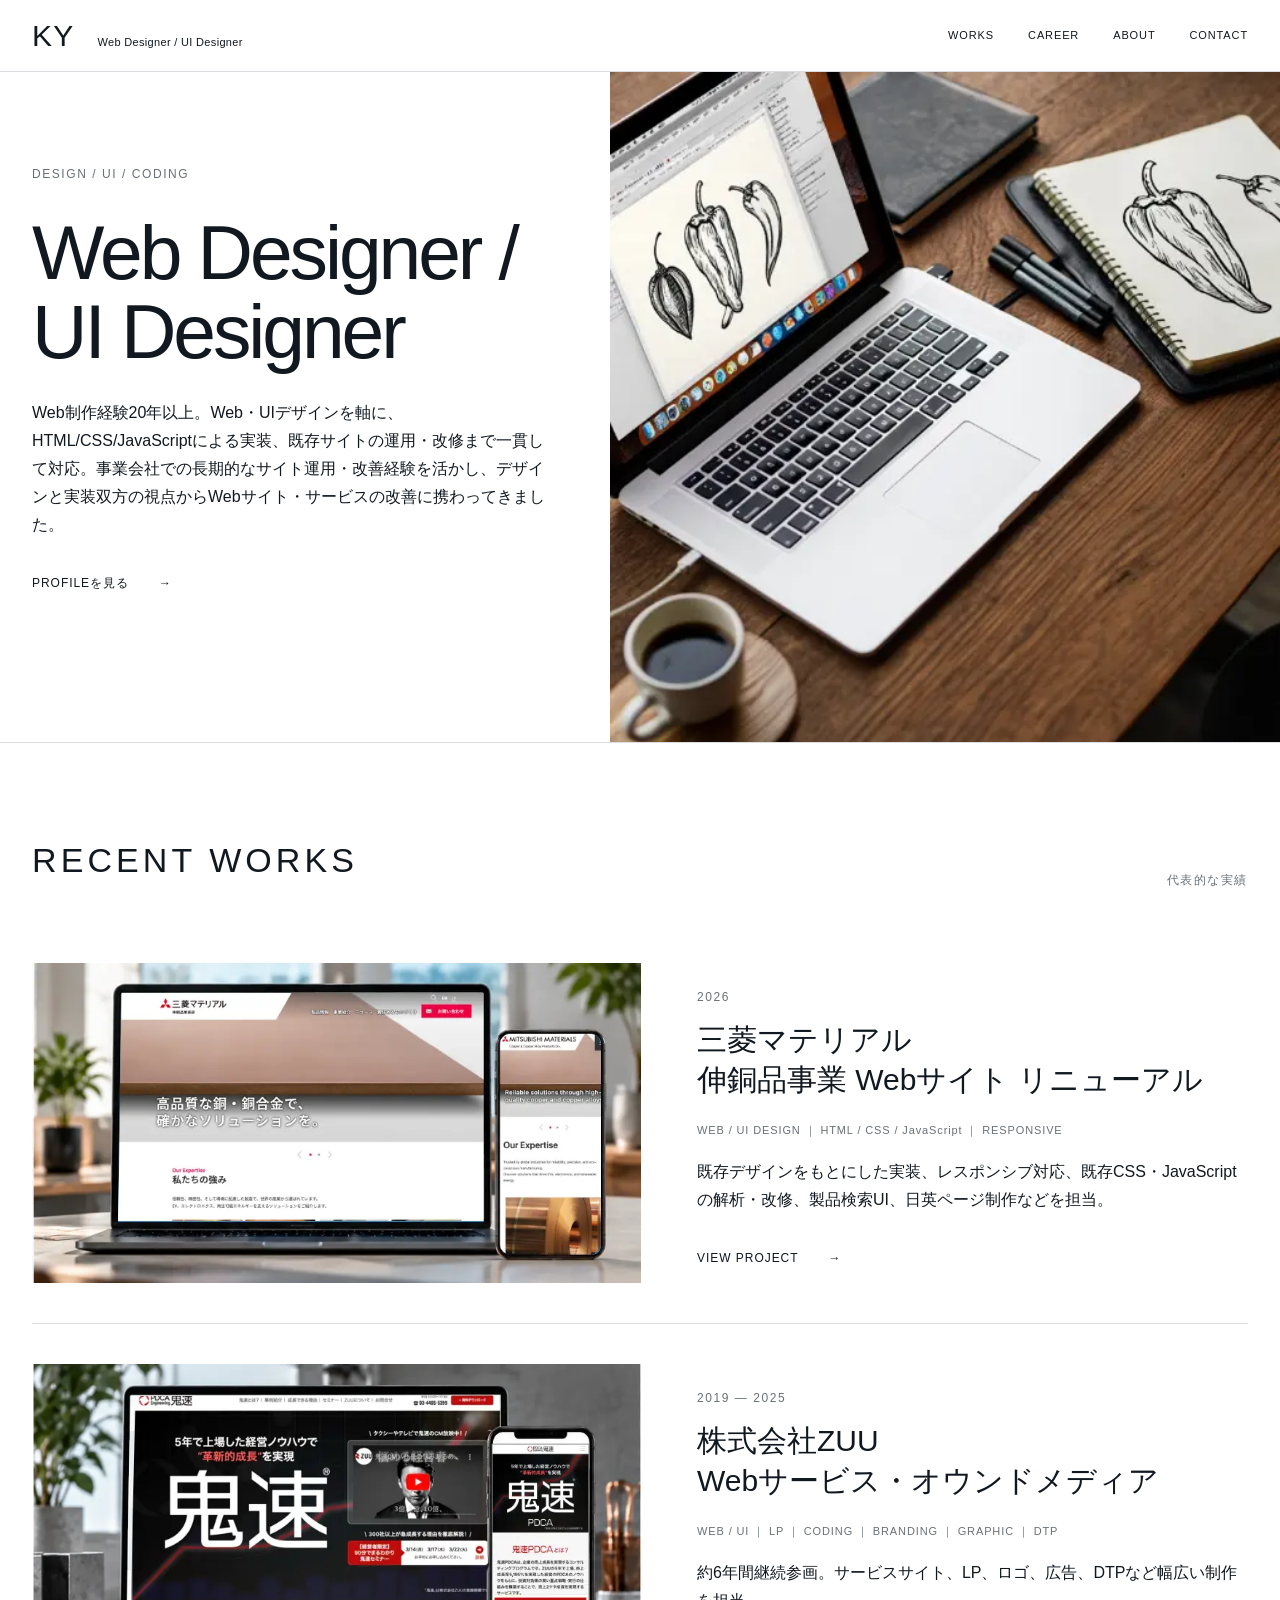
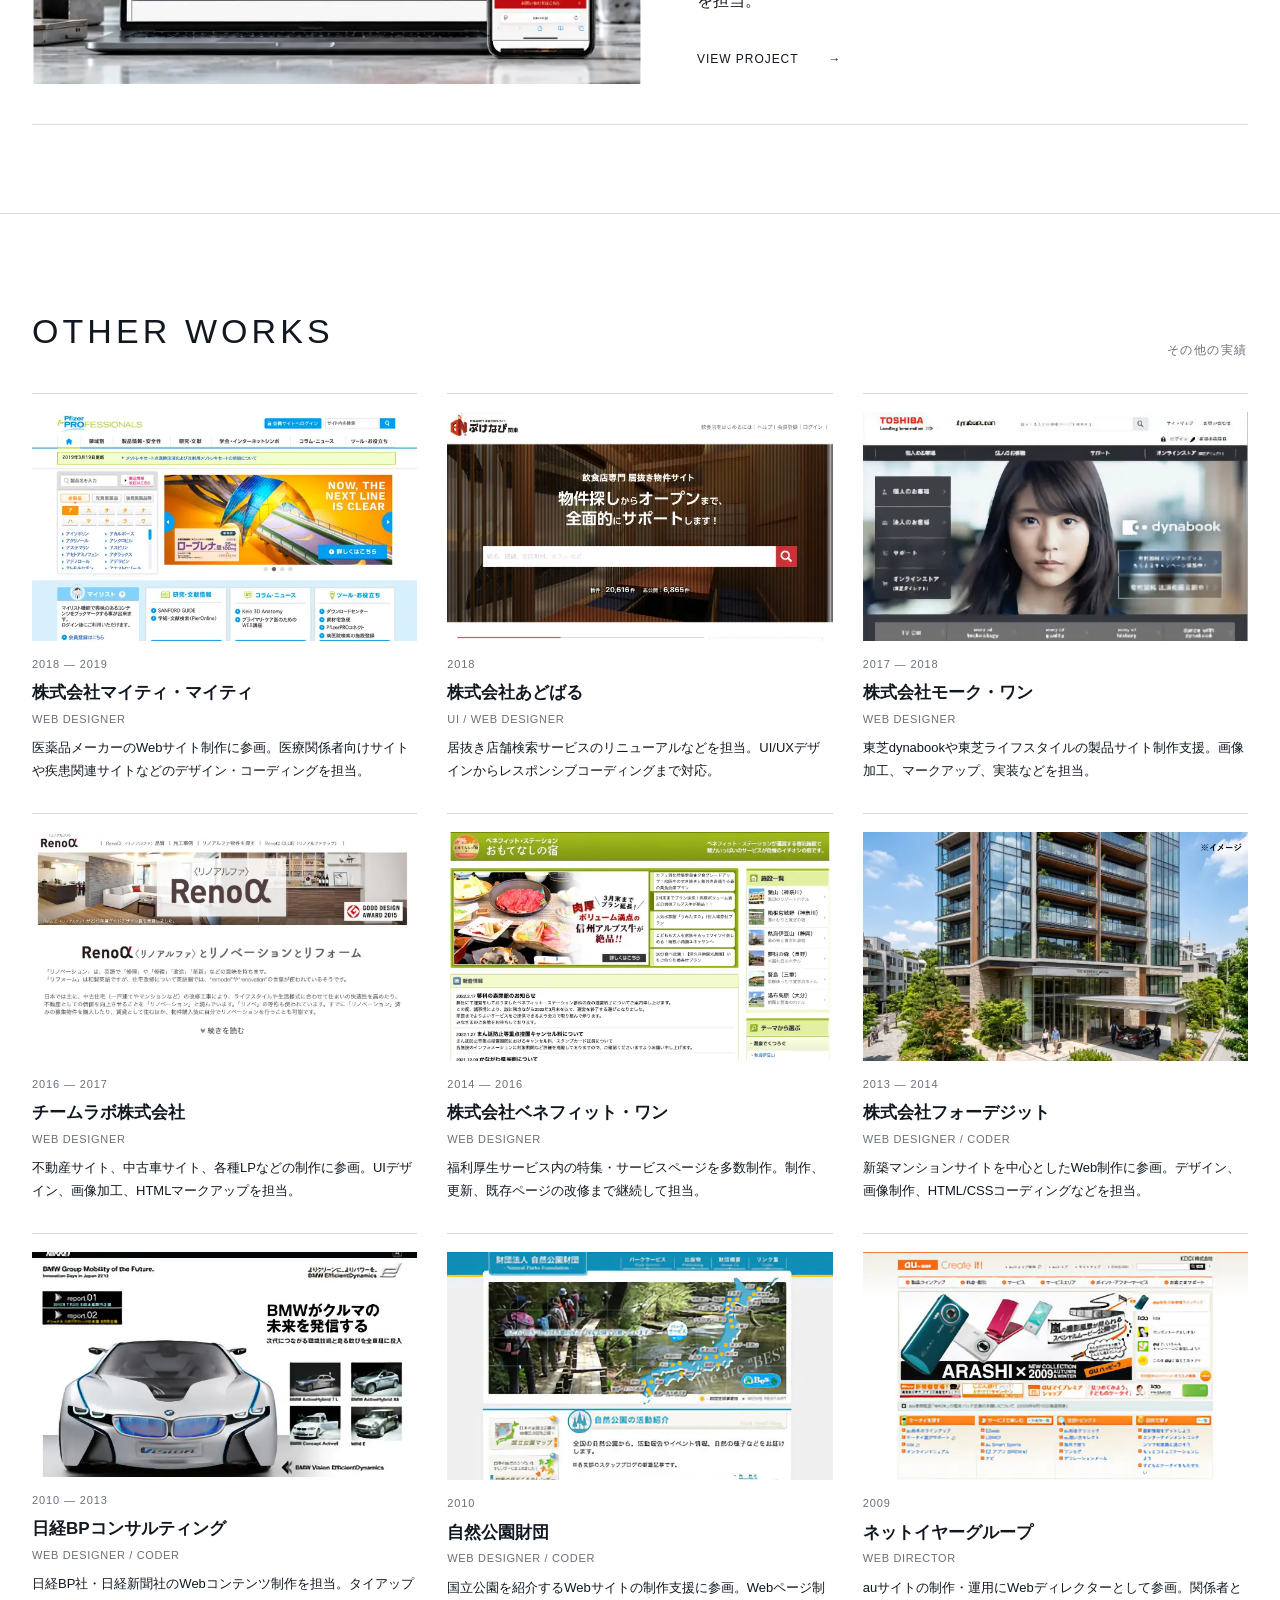
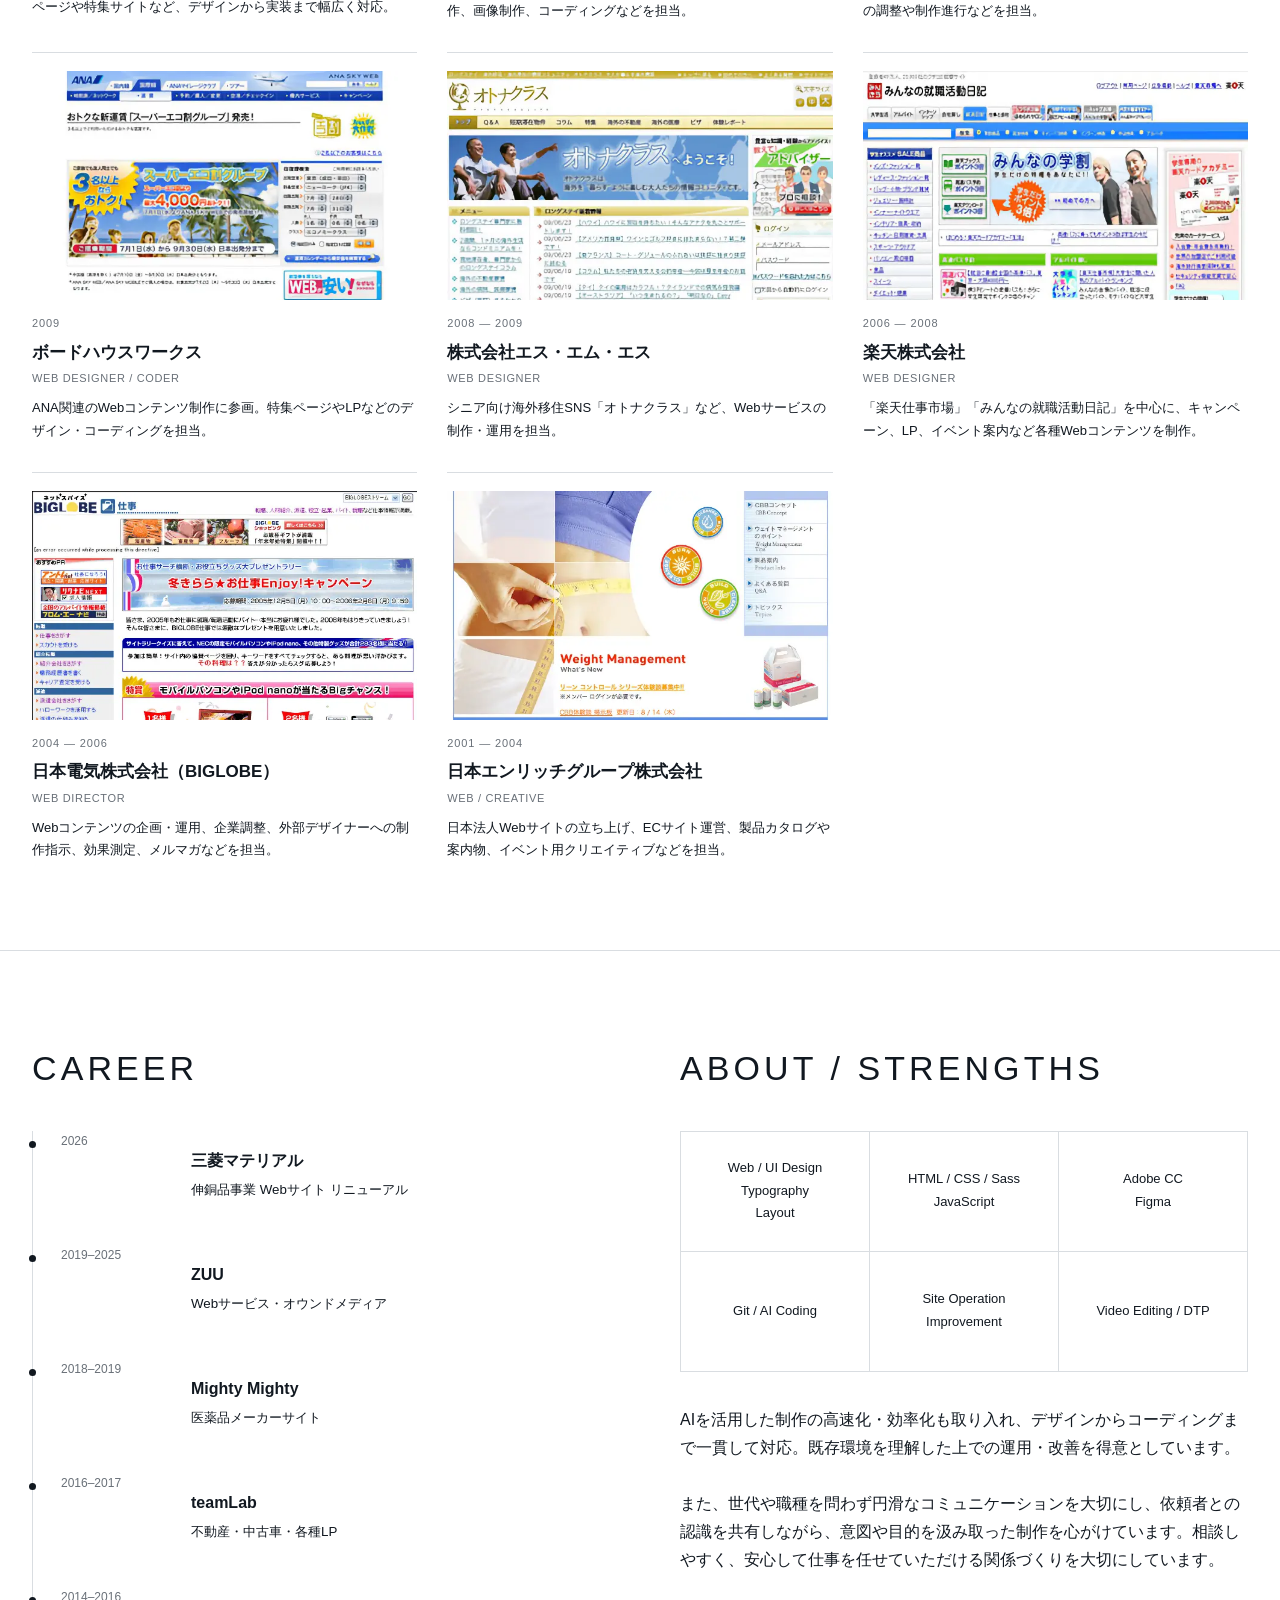
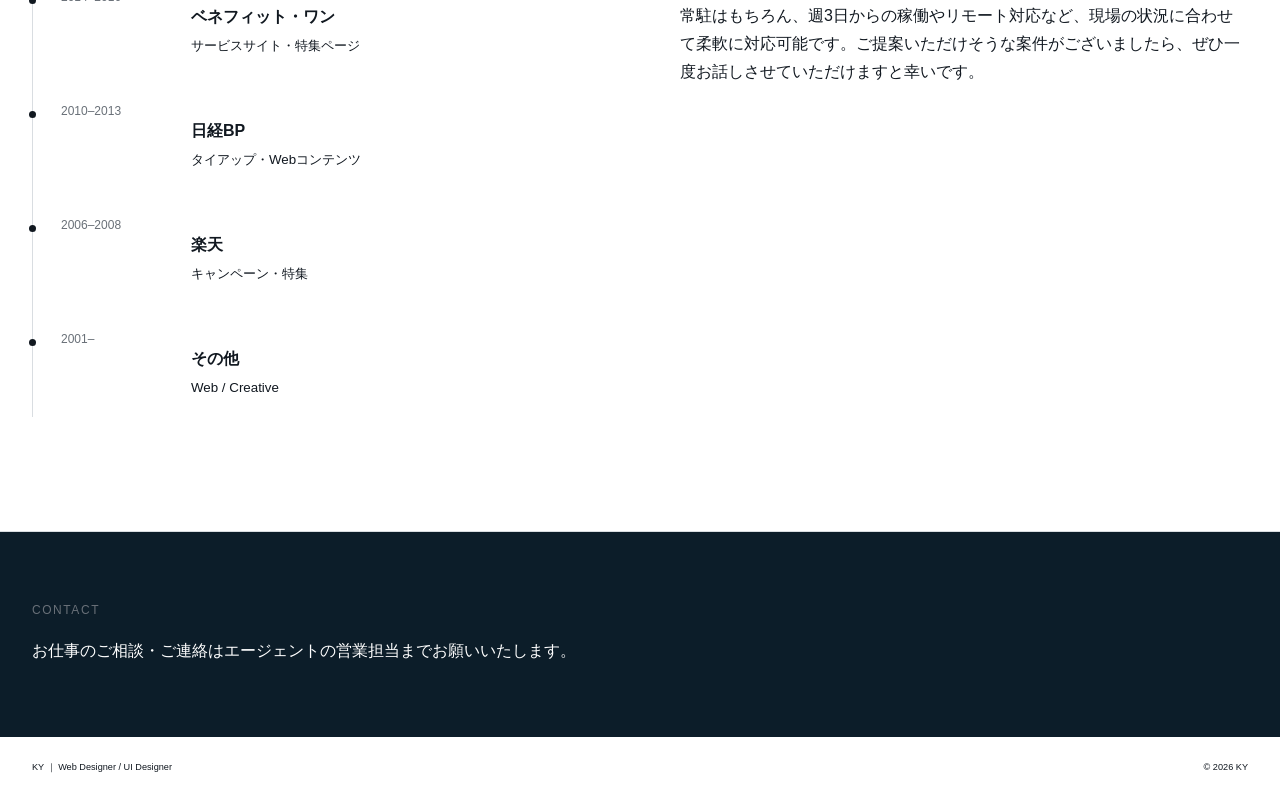
<file: index.html>
<!doctype html>
<html lang="ja">
<head>
<meta charset="utf-8">
<meta name="viewport" content="width=device-width,initial-scale=1">
<meta name="robots" content="noindex,nofollow,noarchive">
<title>KY | Web Designer / UI Designer</title>
<link rel="stylesheet" href="assets/css/style.css">
<!-- Google Tag Manager -->
<script>(function(w,d,s,l,i){w[l]=w[l]||[];w[l].push({'gtm.start':
new Date().getTime(),event:'gtm.js'});var f=d.getElementsByTagName(s)[0],
j=d.createElement(s),dl=l!='dataLayer'?'&l='+l:'';j.async=true;j.src=
'https://www.googletagmanager.com/gtm.js?id='+i+dl;f.parentNode.insertBefore(j,f);
})(window,document,'script','dataLayer','GTM-W3QR4MW8');</script>
<!-- End Google Tag Manager -->
</head>
<body>
<!-- Google Tag Manager (noscript) -->
<noscript><iframe src="https://www.googletagmanager.com/ns.html?id=GTM-W3QR4MW8"
height="0" width="0" style="display:none;visibility:hidden"></iframe></noscript>
<!-- End Google Tag Manager (noscript) -->
<header class="site-header">
  <div class="container header-inner">
    <a class="brand" href="index.html">KY <small>Web Designer / UI Designer</small></a>
    <nav class="nav" aria-label="メインナビゲーション">
      <a href="index.html#works">WORKS</a>
      <a href="index.html#career">CAREER</a>
      <a href="index.html#about">ABOUT</a>
      <a href="index.html#contact">CONTACT</a>
    </nav>
  </div>
</header>
<main>
<section class="hero">
  <header class="hero-copy">
    <p class="eyebrow">Design / UI / Coding</p>
    <h1>Web Designer /<br>UI Designer</h1>
    <p>Web制作経験20年以上。Web・UIデザインを軸に、HTML/CSS/JavaScriptによる実装、既存サイトの運用・改修まで一貫して対応。事業会社での長期的なサイト運用・改善経験を活かし、デザインと実装双方の視点からWebサイト・サービスの改善に携わってきました。</p>
    <a class="text-link" href="#about">PROFILEを見る <span>→</span></a>
  </header>
  <figure class="hero-media"><img src="assets/images/top.webp" alt=""></figure>
  
</section>

<section class="section" id="works">
  <div class="container">
    <header class="section-head"><h2 class="section-title">RECENT WORKS</h2><span class="kicker">代表的な実績</span></header>
    <ul class="work-list">
      <li>
        <article class="work-row">
          <figure><a href="works/mitsubishi.html"><img src="assets/images/top_pic01.webp" alt=""></a></figure>
          <div class="work-copy">
            <p class="kicker">2026</p>
            <h3>三菱マテリアル<br>伸銅品事業 Webサイト リニューアル</h3>
            <p class="tags">WEB / UI DESIGN ｜ HTML / CSS / JavaScript ｜ RESPONSIVE</p>
            <p>既存デザインをもとにした実装、レスポンシブ対応、既存CSS・JavaScriptの解析・改修、製品検索UI、日英ページ制作などを担当。</p>
            <a class="text-link" href="works/mitsubishi.html">VIEW PROJECT <span>→</span></a>
          </div>
        </article>
      </li>
      <li>
        <article class="work-row">
          <figure><a href="works/zuu.html"><img src="assets/images/top_pic02.webp" alt=""></a></figure>
          <div class="work-copy">
            <p class="kicker">2019 — 2025</p>
            <h3>株式会社ZUU<br>Webサービス・オウンドメディア</h3>
            <p class="tags">WEB / UI ｜ LP ｜ CODING ｜ BRANDING ｜ GRAPHIC ｜ DTP</p>
            <p>約6年間継続参画。サービスサイト、LP、ロゴ、広告、DTPなど幅広い制作を担当。</p>
            <a class="text-link" href="works/zuu.html">VIEW PROJECT <span>→</span></a>
          </div>
        </article>
      </li>
    </ul>
  </div>
</section>

<section class="section career-archive">
  <div class="container">
    <header class="section-head"><h2 class="section-title">OTHER WORKS</h2><span class="kicker">その他の実績</span></header>
    <ul class="other-list">
      <li>
        <article class="other-card">
            <figure><img src="assets/images/top_work03.webp" alt=""></figure>
            <time>2018 — 2019</time>
            <h3>株式会社マイティ・マイティ</h3>
            <p class="career-card__role">Web Designer</p>
            <p class="career-card__description">医薬品メーカーのWebサイト制作に参画。医療関係者向けサイトや疾患関連サイトなどのデザイン・コーディングを担当。</p>
        </article>
      </li>
      <li>
        <article class="other-card">
            <figure><img src="assets/images/top_work04.webp" alt=""></figure>
            <time>2018</time>
            <h3>株式会社あどばる</h3>
            <p class="career-card__role">UI / Web Designer</p>
            <p class="career-card__description">居抜き店舗検索サービスのリニューアルなどを担当。UI/UXデザインからレスポンシブコーディングまで対応。</p>
        </article>
      </li>
      <li>
        <article class="other-card">
            <figure><img src="assets/images/top_work05.webp" alt=""></figure>
            <time>2017 — 2018</time>
            <h3>株式会社モーク・ワン</h3>
            <p class="career-card__role">Web Designer</p>
            <p class="career-card__description">東芝dynabookや東芝ライフスタイルの製品サイト制作支援。画像加工、マークアップ、実装などを担当。</p>
        </article>
      </li>
      <li>
        <article class="other-card">
            <figure><img src="assets/images/top_work06.webp" alt=""></figure>
            <time>2016 — 2017</time>
            <h3>チームラボ株式会社</h3>
            <p class="career-card__role">Web Designer</p>
            <p class="career-card__description">不動産サイト、中古車サイト、各種LPなどの制作に参画。UIデザイン、画像加工、HTMLマークアップを担当。</p>
            <!--<span class="career-card__link">VIEW PROJECT →</span>-->
        </article>
      </li>
      <li>
        <article class="other-card">
            <figure><img src="assets/images/top_work07.webp" alt=""></figure>
            <time>2014 — 2016</time>
            <h3>株式会社ベネフィット・ワン</h3>
            <p class="career-card__role">Web Designer</p>
            <p class="career-card__description">福利厚生サービス内の特集・サービスページを多数制作。制作、更新、既存ページの改修まで継続して担当。</p>
        </article>
      </li>
      <li>
        <article class="other-card career-card--static">
          <figure><img src="assets/images/top_work08.webp" alt=""></figure>
          <time>2013 — 2014</time>
          <h3>株式会社フォーデジット</h3>
          <p class="career-card__role">Web Designer / Coder</p>
          <p class="career-card__description">新築マンションサイトを中心としたWeb制作に参画。デザイン、画像制作、HTML/CSSコーディングなどを担当。</p>
        </article>
      </li>
      <li>
        <article class="other-card career-card--static">
          <figure><img src="assets/images/top_work09.webp" alt=""></figure>
          <time>2010 — 2013</time>
          <h3>日経BPコンサルティング</h3>
          <p class="career-card__role">Web Designer / Coder</p>
          <p class="career-card__description">日経BP社・日経新聞社のWebコンテンツ制作を担当。タイアップページや特集サイトなど、デザインから実装まで幅広く対応。</p>
        </article>
      </li>
      <li>
        <article class="other-card career-card--static">
          <figure><img src="assets/images/top_work10.webp" alt=""></figure>
          <time>2010</time>
          <h3>自然公園財団</h3>
          <p class="career-card__role">Web Designer / Coder</p>
          <p class="career-card__description">国立公園を紹介するWebサイトの制作支援に参画。Webページ制作、画像制作、コーディングなどを担当。</p>
        </article>
      </li>
      <li>
        <article class="other-card career-card--static">
          <figure><img src="assets/images/top_work11.webp" alt=""></figure>
          <time>2009</time>
          <h3>ネットイヤーグループ</h3>
          <p class="career-card__role">Web Director</p>
          <p class="career-card__description">auサイトの制作・運用にWebディレクターとして参画。関係者との調整や制作進行などを担当。</p>
        </article>
      </li>
      <li>
        <article class="other-card career-card--static">
          <figure><img src="assets/images/top_work12.webp" alt=""></figure>
          <time>2009</time>
          <h3>ボードハウスワークス</h3>
          <p class="career-card__role">Web Designer / Coder</p>
          <p class="career-card__description">ANA関連のWebコンテンツ制作に参画。特集ページやLPなどのデザイン・コーディングを担当。</p>
        </article>
      </li>
      <li>
        <article class="other-card career-card--static">
          <figure><img src="assets/images/top_work13.webp" alt=""></figure>
          <time>2008 — 2009</time>
          <h3>株式会社エス・エム・エス</h3>
          <p class="career-card__role">Web Designer</p>
          <p class="career-card__description">シニア向け海外移住SNS「オトナクラス」など、Webサービスの制作・運用を担当。</p>
        </article>
      </li>
      <li>
        <article class="other-card career-card--static">
          <figure><img src="assets/images/top_work14.webp" alt=""></figure>
          <time>2006 — 2008</time>
          <h3>楽天株式会社</h3>
          <p class="career-card__role">Web Designer</p>
          <p class="career-card__description">「楽天仕事市場」「みんなの就職活動日記」を中心に、キャンペーン、LP、イベント案内など各種Webコンテンツを制作。</p>
        </article>
      </li>
      <li>
        <article class="other-card career-card--static">
          <figure><img src="assets/images/top_work15.webp" alt=""></figure>
          <time>2004 — 2006</time>
          <h3>日本電気株式会社（BIGLOBE）</h3>
          <p class="career-card__role">Web Director</p>
          <p class="career-card__description">Webコンテンツの企画・運用、企業調整、外部デザイナーへの制作指示、効果測定、メルマガなどを担当。</p>
        </article>
      </li>
      <li>
        <article class="other-card career-card--static">
          <figure><img src="assets/images/top_work16.webp" alt=""></figure>
          <time>2001 — 2004</time>
          <h3>日本エンリッチグループ株式会社</h3>
          <p class="career-card__role">Web / Creative</p>
          <p class="career-card__description">日本法人Webサイトの立ち上げ、ECサイト運営、製品カタログや案内物、イベント用クリエイティブなどを担当。</p>
        </article>
      </li>
    </ul>
  </div>
</section>

<section class="section">
  <div class="container two-col">
    <section id="career">
      <header class="section-head"><h2 class="section-title">CAREER</h2></header>
      <ol class="timeline">
        <li><time>2026</time><p><strong>三菱マテリアル</strong><br><small>伸銅品事業 Webサイト リニューアル</small></p></li>
        <li><time>2019–2025</time><p><strong>ZUU</strong><br><small>Webサービス・オウンドメディア</small></p></li>
        <li><time>2018–2019</time><p><strong>Mighty Mighty</strong><br><small>医薬品メーカーサイト</small></p></li>
        <li><time>2016–2017</time><p><strong>teamLab</strong><br><small>不動産・中古車・各種LP</small></p></li>
        <li><time>2014–2016</time><p><strong>ベネフィット・ワン</strong><br><small>サービスサイト・特集ページ</small></p></li>
        <li><time>2010–2013</time><p><strong>日経BP</strong><br><small>タイアップ・Webコンテンツ</small></p></li>
        <li><time>2006–2008</time><p><strong>楽天</strong><br><small>キャンペーン・特集</small></p></li>
        <li><time>2001–</time><p><strong>その他</strong><br><small>Web / Creative</small></p></li>
      </ol>
    </section>

    <section id="about">
      <header class="section-head"><h2 class="section-title">ABOUT / STRENGTHS</h2></header>
      <ul class="skill-list">
        <li>Web / UI Design<br>Typography<br>Layout</li><li>HTML / CSS / Sass<br>JavaScript</li><li>Adobe CC<br>Figma</li>
        <li>Git / AI Coding</li><li>Site Operation<br>Improvement</li><li>Video Editing / DTP</li>
      </ul>
      <p style="margin-top:34px">AIを活用した制作の高速化・効率化も取り入れ、デザインからコーディングまで一貫して対応。既存環境を理解した上での運用・改善を得意としています。<br><br>

また、世代や職種を問わず円滑なコミュニケーションを大切にし、依頼者との認識を共有しながら、意図や目的を汲み取った制作を心がけています。相談しやすく、安心して仕事を任せていただける関係づくりを大切にしています。<br><br>

常駐はもちろん、週3日からの稼働やリモート対応など、現場の状況に合わせて柔軟に対応可能です。ご提案いただけそうな案件がございましたら、ぜひ一度お話しさせていただけますと幸いです。</p>
    </section>
  </div>
</section>
</main>
<section class="contact" id="contact">
  <div class="container contact-inner">
    <header>
      <p class="kicker">CONTACT</p>
      <p>お仕事のご相談・ご連絡はエージェントの営業担当までお願いいたします。</p>
    </header>
  </div>
</section>
<footer class="site-footer">
  <div class="container footer-inner">
    <small>KY ｜ Web Designer / UI Designer</small>
    <small>© 2026 KY</small>
  </div>
</footer>
<script src="assets/js/main.js"></script>
</body></html>
</file>
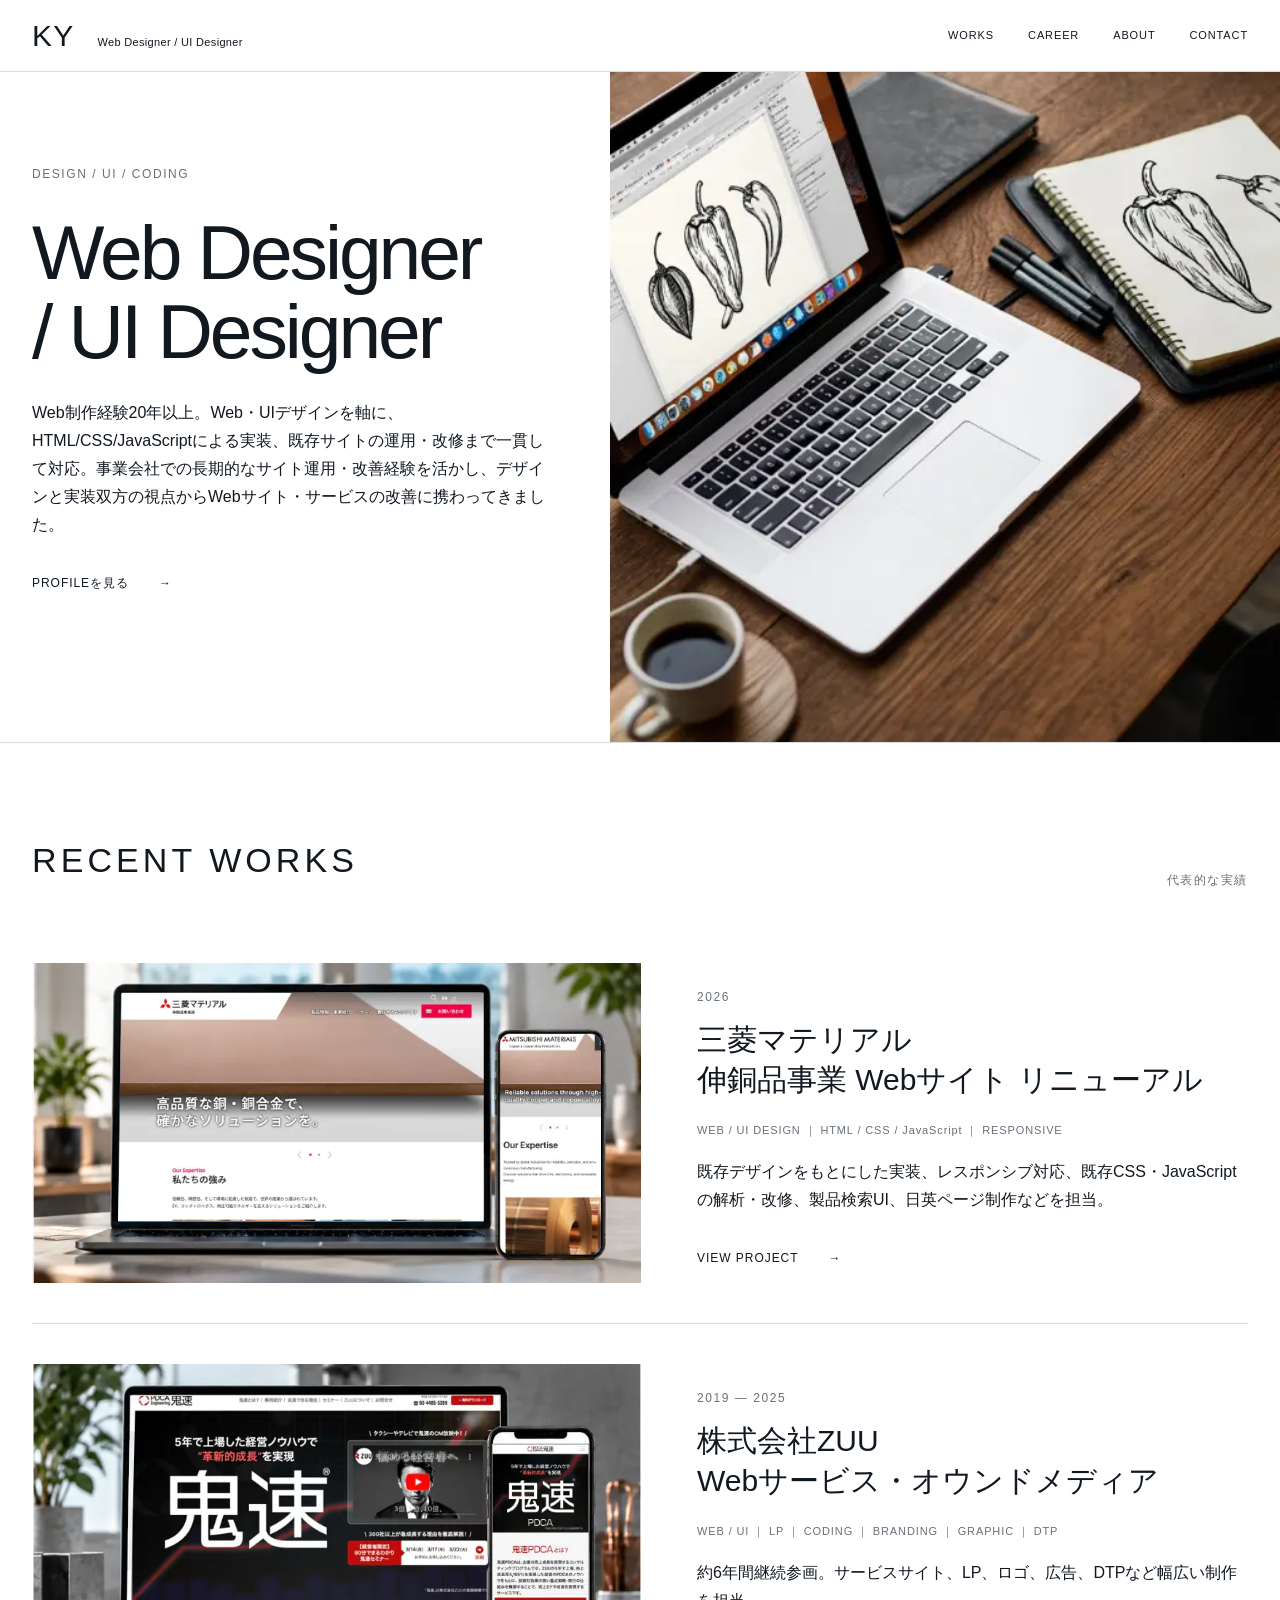
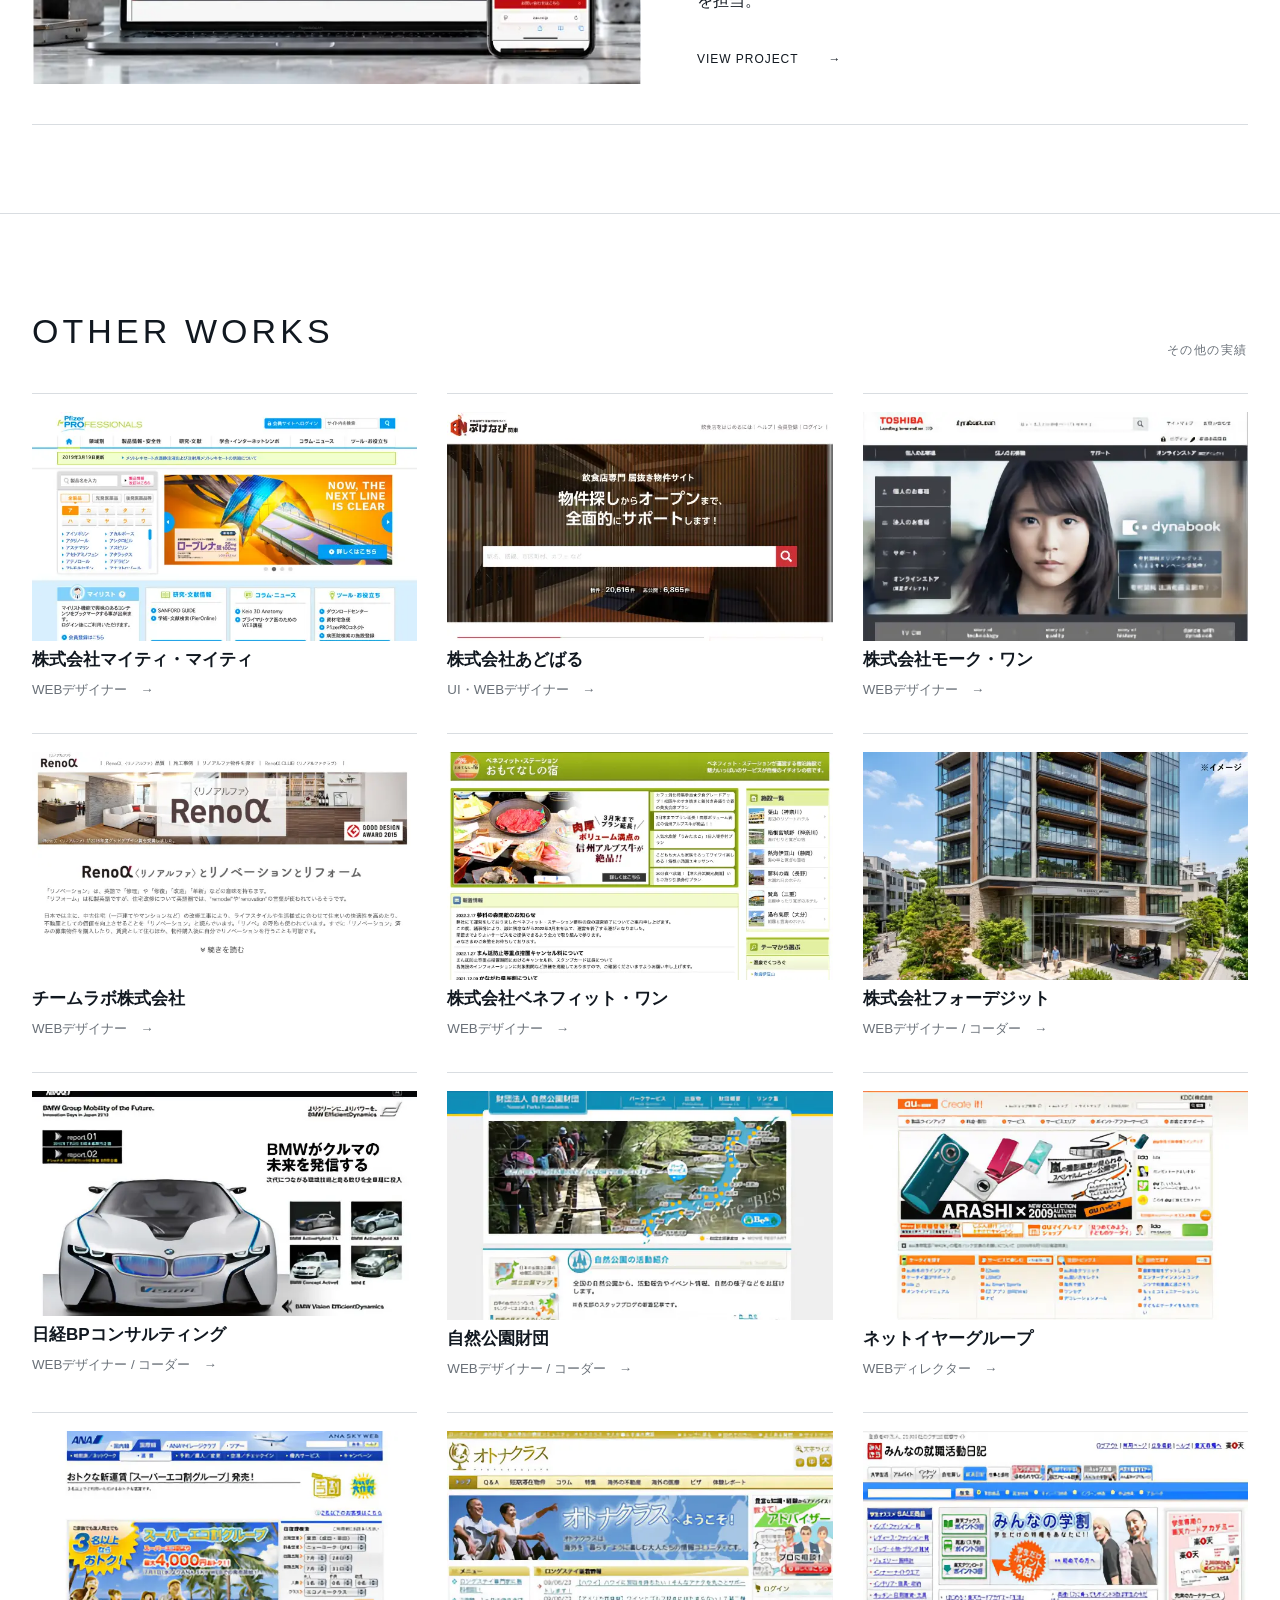
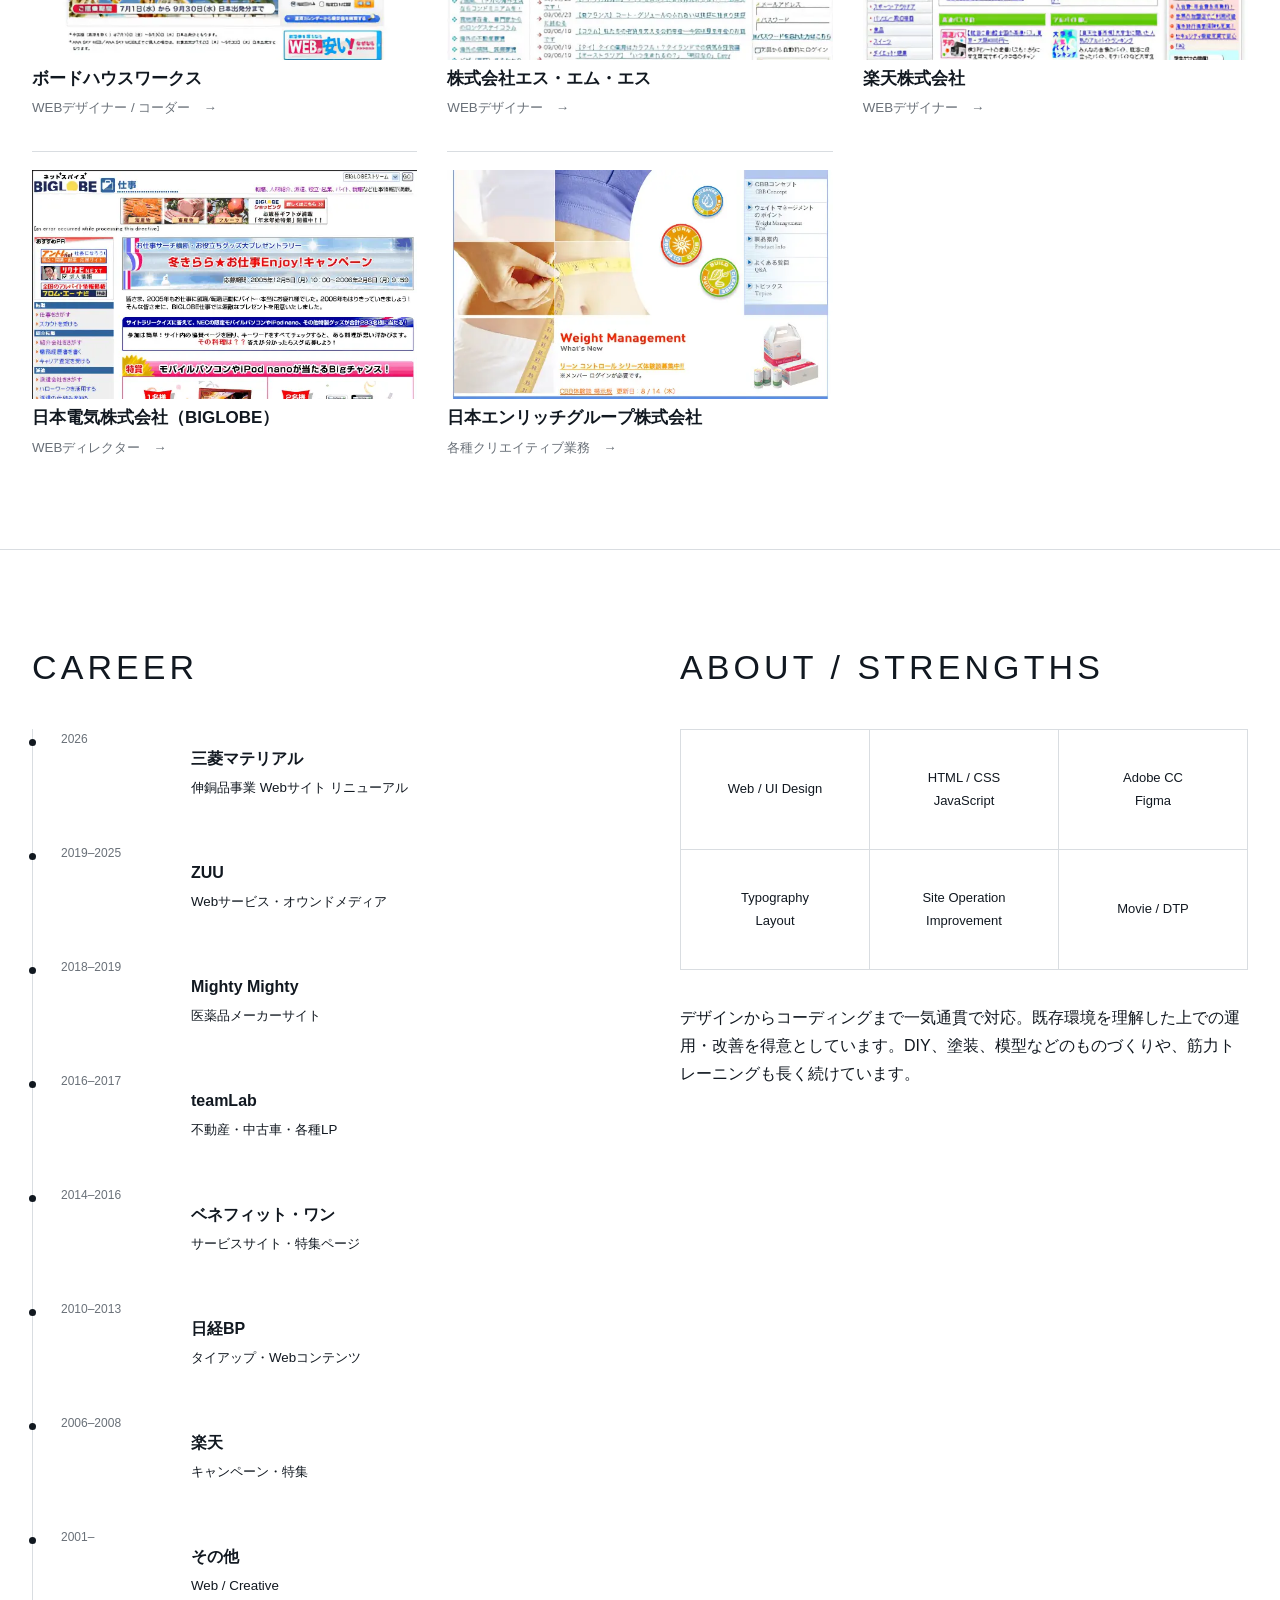
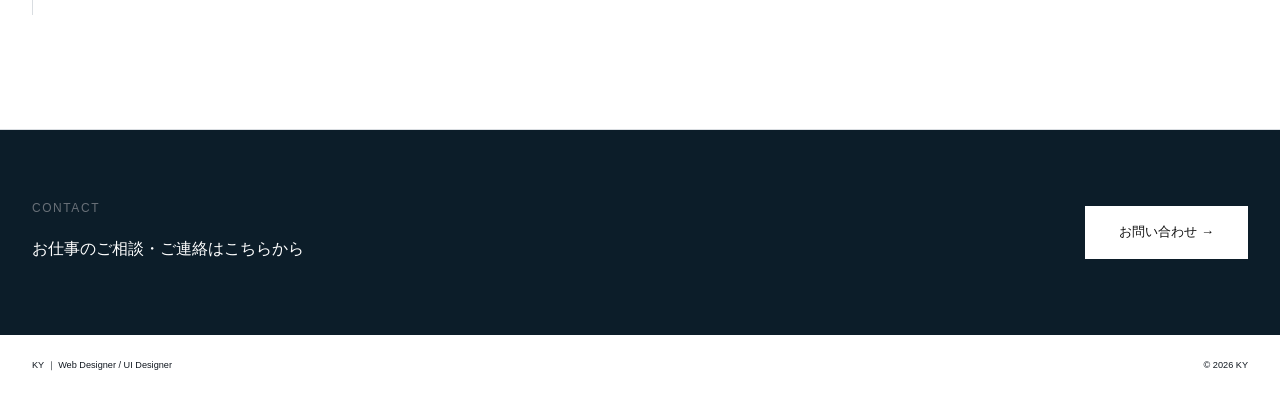
<file: index_.html>
<!doctype html>
<html lang="ja">
<head>
<meta charset="utf-8">
<meta name="viewport" content="width=device-width,initial-scale=1">
<meta name="robots" content="noindex,nofollow,noarchive">
<title>KY | Web Designer / UI Designer</title>
<link rel="stylesheet" href="assets/css/style.css">
</head>
<body>
<header class="site-header">
  <div class="container header-inner">
    <a class="brand" href="index.html">KY <small>Web Designer / UI Designer</small></a>
    <nav class="nav" aria-label="メインナビゲーション">
      <a href="index.html#works">WORKS</a>
      <a href="index.html#career">CAREER</a>
      <a href="index.html#about">ABOUT</a>
      <a href="index.html#contact">CONTACT</a>
    </nav>
  </div>
</header>
<main>
<section class="hero">
  <header class="hero-copy">
    <p class="eyebrow">Design / UI / Coding</p>
    <h1>Web Designer<br>/ UI Designer</h1>
    <p>Web制作経験20年以上。Web・UIデザインを軸に、HTML/CSS/JavaScriptによる実装、既存サイトの運用・改修まで一貫して対応。事業会社での長期的なサイト運用・改善経験を活かし、デザインと実装双方の視点からWebサイト・サービスの改善に携わってきました。</p>
    <a class="text-link" href="#about">PROFILEを見る <span>→</span></a>
  </header>
  <figure class="hero-media"><img src="assets/images/top.webp" alt=""></figure>
</section>

<section class="section" id="works">
  <div class="container">
    <header class="section-head"><h2 class="section-title">RECENT WORKS</h2><span class="kicker">代表的な実績</span></header>
    <ul class="work-list">
      <li>
        <article class="work-row">
          <figure><img src="assets/images/top_pic01.webp" alt=""></figure>
          <div class="work-copy">
            <p class="kicker">2026</p>
            <h3>三菱マテリアル<br>伸銅品事業 Webサイト リニューアル</h3>
            <p class="tags">WEB / UI DESIGN ｜ HTML / CSS / JavaScript ｜ RESPONSIVE</p>
            <p>既存デザインをもとにした実装、レスポンシブ対応、既存CSS・JavaScriptの解析・改修、製品検索UI、日英ページ制作などを担当。</p>
            <a class="text-link" href="works/mitsubishi.html">VIEW PROJECT <span>→</span></a>
          </div>
        </article>
      </li>
      <li>
        <article class="work-row">
          <figure><img src="assets/images/top_pic02.webp" alt=""></figure>
          <div class="work-copy">
            <p class="kicker">2019 — 2025</p>
            <h3>株式会社ZUU<br>Webサービス・オウンドメディア</h3>
            <p class="tags">WEB / UI ｜ LP ｜ CODING ｜ BRANDING ｜ GRAPHIC ｜ DTP</p>
            <p>約6年間継続参画。サービスサイト、LP、ロゴ、広告、DTPなど幅広い制作を担当。</p>
            <a class="text-link" href="works/zuu.html">VIEW PROJECT <span>→</span></a>
          </div>
        </article>
      </li>
    </ul>
  </div>
</section>

<section class="section">
  <div class="container">
    <header class="section-head"><h2 class="section-title">OTHER WORKS</h2><span class="kicker">その他の実績</span></header>
    <ul class="other-list">
      <li>
        <article class="other-card">
          <a href="works/mighty-mighty.html">
            <figure><img src="assets/images/top_work03.webp" alt=""></figure>
            <h3>株式会社マイティ・マイティ</h3>
            <small>WEBデザイナー　→</small>
          </a>
        </article>
      </li>
      <li>
        <article class="other-card">
          <a href="works/adval.html">
            <figure><img src="assets/images/top_work04.webp" alt=""></figure>
            <h3>株式会社あどばる</h3>
            <small>UI・WEBデザイナー　→</small>
          </a>
        </article>
      </li>
      <li>
        <article class="other-card">
          <a href="works/mork-one.html">
            <figure><img src="assets/images/top_work05.webp" alt=""></figure>
            <h3>株式会社モーク・ワン</h3>
            <small>WEBデザイナー　→</small>
          </a>
        </article>
      </li>
      <li>
        <article class="other-card">
          <a href="works/teamlab.html">
            <figure><img src="assets/images/top_work06.webp" alt=""></figure>
            <h3>チームラボ株式会社</h3>
            <small>WEBデザイナー　→</small>
          </a>
        </article>
      </li>
      <li>
        <article class="other-card">
          <a href="works/benefit-one.html">
            <figure><img src="assets/images/top_work07.webp" alt=""></figure>
            <h3>株式会社ベネフィット・ワン</h3>
            <small>WEBデザイナー　→</small>
          </a>
        </article>
      </li>
      <li>
        <article class="other-card">
          <a href="works/fourdigit.html">
            <figure><img src="assets/images/top_work08.webp" alt=""></figure>
            <h3>株式会社フォーデジット</h3>
            <small>WEBデザイナー / コーダー　→</small>
          </a>
        </article>
      </li>
      <li>
        <article class="other-card">
          <a href="works/nikkeibp.html">
            <figure><img src="assets/images/top_work09.webp" alt=""></figure>
            <h3>日経BPコンサルティング</h3>
            <small>WEBデザイナー / コーダー　→</small>
          </a>
        </article>
      </li>
      <li>
        <article class="other-card">
          <a href="works/nature-parks.html">
            <figure><img src="assets/images/top_work10.webp" alt=""></figure>
            <h3>自然公園財団</h3>
            <small>WEBデザイナー / コーダー　→</small>
          </a>
        </article>
      </li>
      <li>
        <article class="other-card">
          <a href="works/netyear.html">
            <figure><img src="assets/images/top_work11.webp" alt=""></figure>
            <h3>ネットイヤーグループ</h3>
            <small>WEBディレクター　→</small>
          </a>
        </article>
      </li>
      <li>
        <article class="other-card">
          <a href="works/boardhouse.html">
            <figure><img src="assets/images/top_work12.webp" alt=""></figure>
            <h3>ボードハウスワークス</h3>
            <small>WEBデザイナー / コーダー　→</small>
          </a>
        </article>
      </li>
      <li>
        <article class="other-card">
          <a href="works/sms.html">
            <figure><img src="assets/images/top_work13.webp" alt=""></figure>
            <h3>株式会社エス・エム・エス</h3>
            <small>WEBデザイナー　→</small>
          </a>
        </article>
      </li>
      <li>
        <article class="other-card">
          <a href="works/rakuten.html">
            <figure><img src="assets/images/top_work14.webp" alt=""></figure>
            <h3>楽天株式会社</h3>
            <small>WEBデザイナー　→</small>
          </a>
        </article>
      </li>
      <li>
        <article class="other-card">
          <a href="works/biglobe.html">
            <figure><img src="assets/images/top_work15.webp" alt=""></figure>
            <h3>日本電気株式会社（BIGLOBE）</h3>
            <small>WEBディレクター　→</small>
          </a>
        </article>
      </li>
      <li>
        <article class="other-card">
          <a href="works/enrich.html">
            <figure><img src="assets/images/top_work16.webp" alt=""></figure>
            <h3>日本エンリッチグループ株式会社</h3>
            <small>各種クリエイティブ業務　→</small>
          </a>
        </article>
      </li>
    </ul>
  </div>
</section>

<section class="section">
  <div class="container two-col">
    <section id="career">
      <header class="section-head"><h2 class="section-title">CAREER</h2></header>
      <ol class="timeline">
        <li><time>2026</time><p><strong>三菱マテリアル</strong><br><small>伸銅品事業 Webサイト リニューアル</small></p></li>
        <li><time>2019–2025</time><p><strong>ZUU</strong><br><small>Webサービス・オウンドメディア</small></p></li>
        <li><time>2018–2019</time><p><strong>Mighty Mighty</strong><br><small>医薬品メーカーサイト</small></p></li>
        <li><time>2016–2017</time><p><strong>teamLab</strong><br><small>不動産・中古車・各種LP</small></p></li>
        <li><time>2014–2016</time><p><strong>ベネフィット・ワン</strong><br><small>サービスサイト・特集ページ</small></p></li>
        <li><time>2010–2013</time><p><strong>日経BP</strong><br><small>タイアップ・Webコンテンツ</small></p></li>
        <li><time>2006–2008</time><p><strong>楽天</strong><br><small>キャンペーン・特集</small></p></li>
        <li><time>2001–</time><p><strong>その他</strong><br><small>Web / Creative</small></p></li>
      </ol>
    </section>

    <section id="about">
      <header class="section-head"><h2 class="section-title">ABOUT / STRENGTHS</h2></header>
      <ul class="skill-list">
        <li>Web / UI Design</li><li>HTML / CSS<br>JavaScript</li><li>Adobe CC<br>Figma</li>
        <li>Typography<br>Layout</li><li>Site Operation<br>Improvement</li><li>Movie / DTP</li>
      </ul>
      <p style="margin-top:34px">デザインからコーディングまで一気通貫で対応。既存環境を理解した上での運用・改善を得意としています。DIY、塗装、模型などのものづくりや、筋力トレーニングも長く続けています。</p>
    </section>
  </div>
</section>
</main>
<section class="contact" id="contact">
  <div class="container contact-inner">
    <header>
      <p class="kicker">CONTACT</p>
      <p>お仕事のご相談・ご連絡はこちらから</p>
    </header>
    <a class="button" href="mailto:your-address@example.com">お問い合わせ →</a>
  </div>
</section>
<footer class="site-footer">
  <div class="container footer-inner">
    <small>KY ｜ Web Designer / UI Designer</small>
    <small>© 2026 KY</small>
  </div>
</footer>
<script src="assets/js/main.js"></script>
</body></html>
</file>
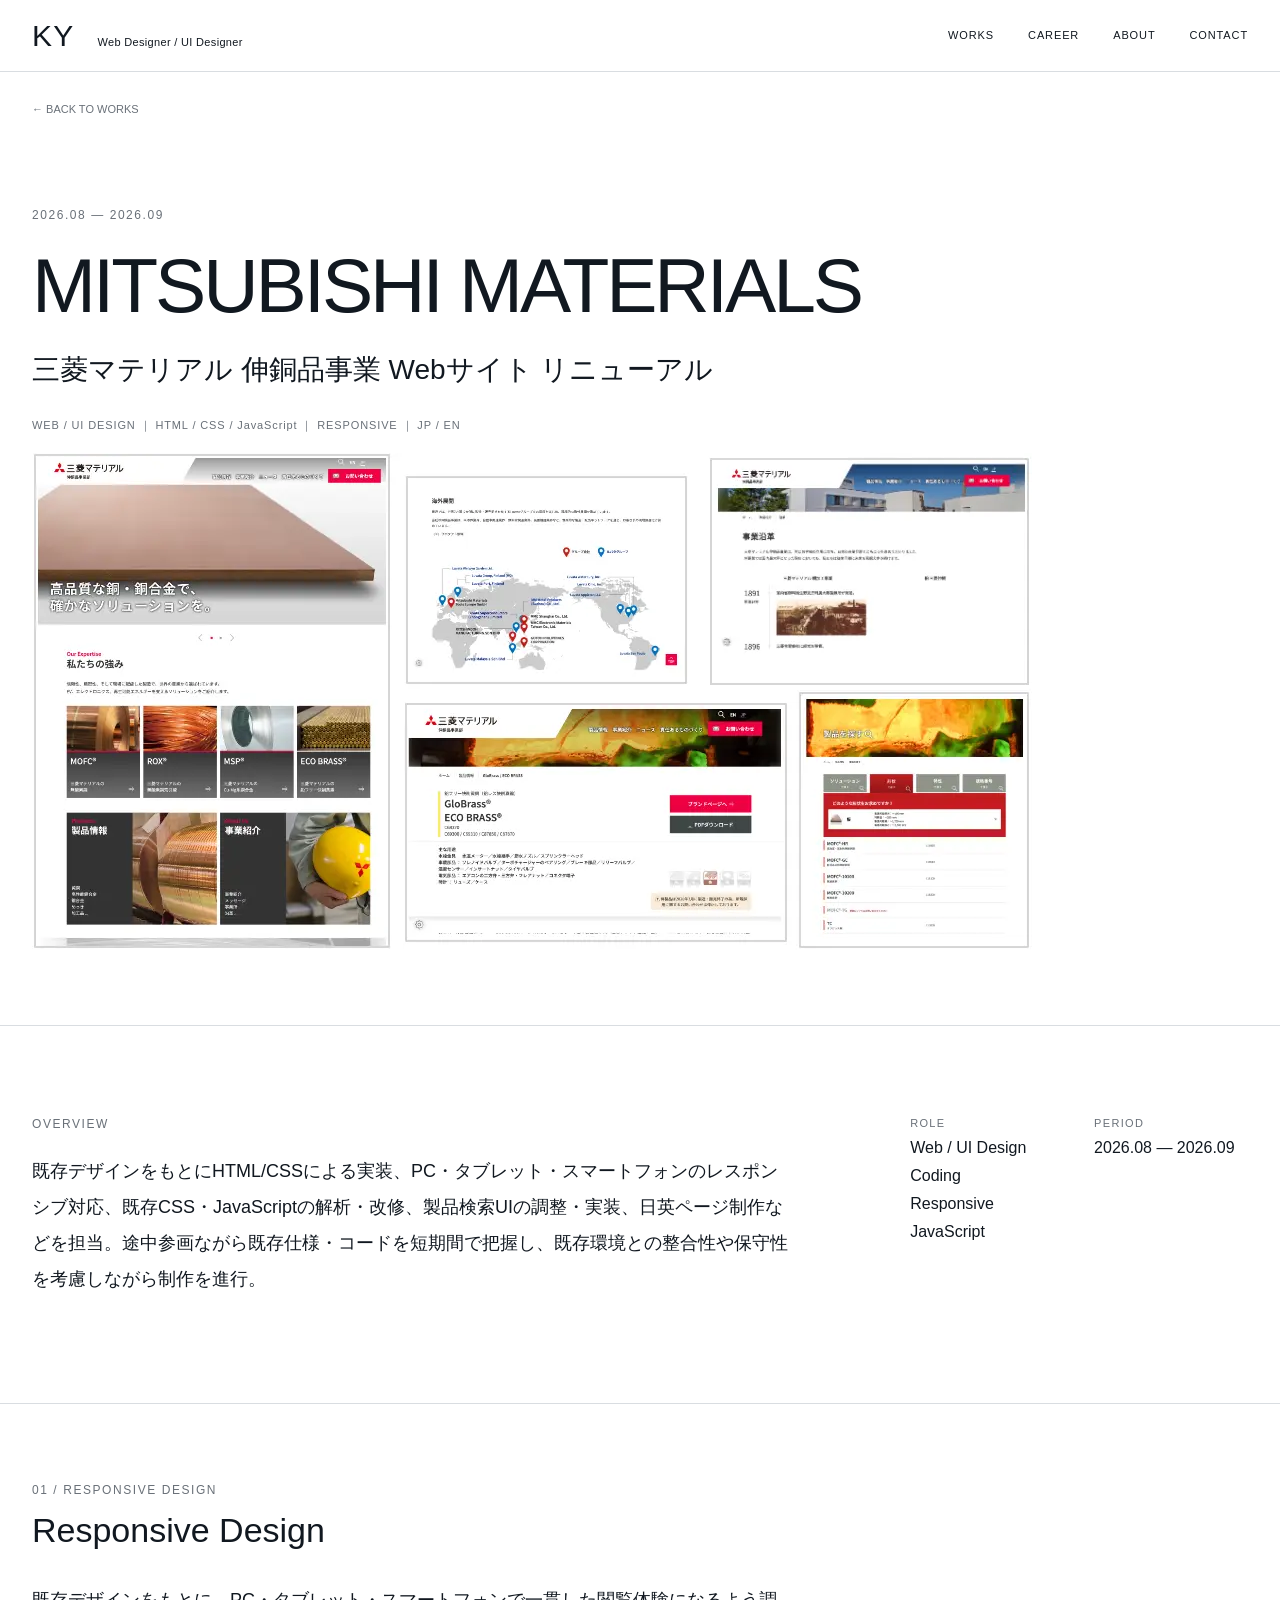
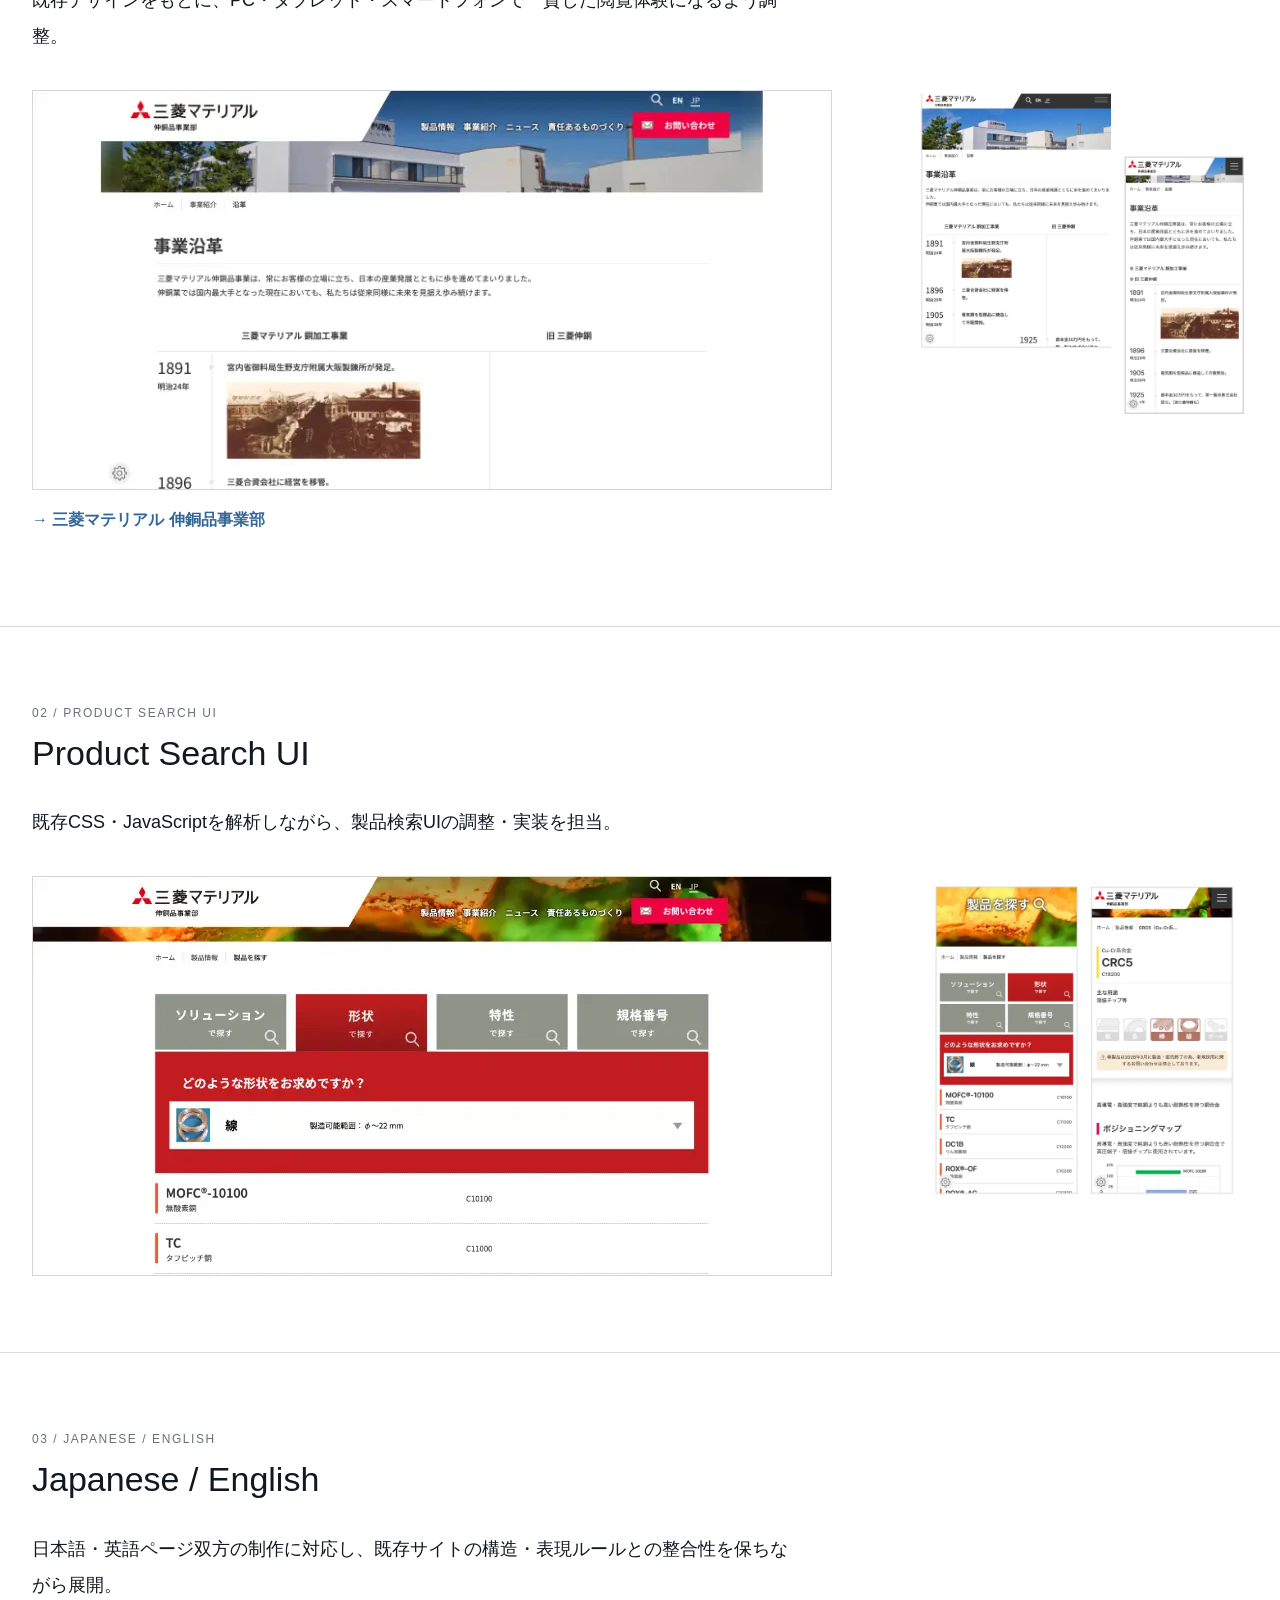
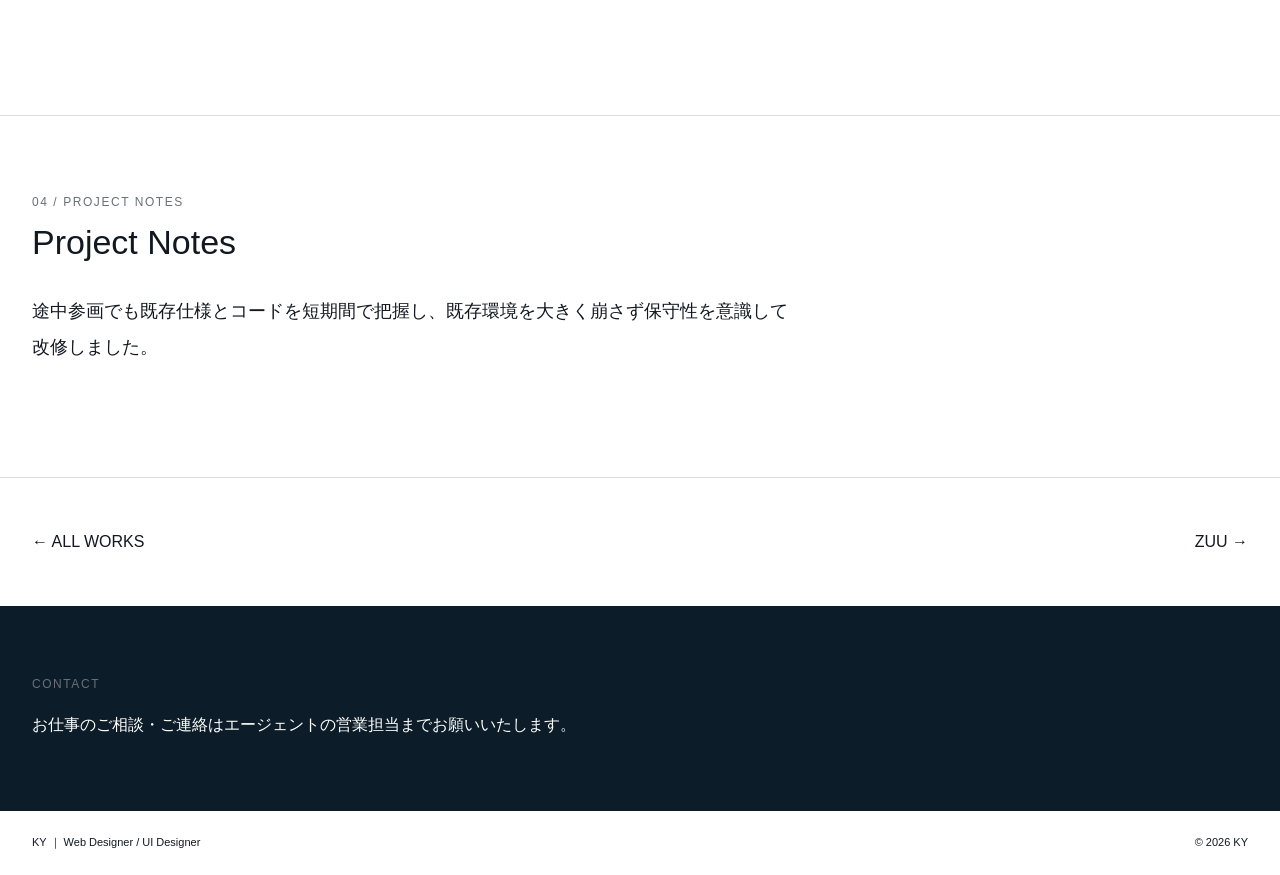
<file: works/mitsubishi.html>
<!doctype html>
<html lang="ja">

<head>
  <meta charset="utf-8">
  <meta name="viewport" content="width=device-width,initial-scale=1">
  <meta name="robots" content="noindex,nofollow,noarchive">
  <title>MITSUBISHI MATERIALS | KY Portfolio</title>
  <link rel="stylesheet" href="../assets/css/style.css">
  <!-- Google Tag Manager -->
  <script>(function(w,d,s,l,i){w[l]=w[l]||[];w[l].push({'gtm.start':
  new Date().getTime(),event:'gtm.js'});var f=d.getElementsByTagName(s)[0],
  j=d.createElement(s),dl=l!='dataLayer'?'&l='+l:'';j.async=true;j.src=
  'https://www.googletagmanager.com/gtm.js?id='+i+dl;f.parentNode.insertBefore(j,f);
  })(window,document,'script','dataLayer','GTM-W3QR4MW8');</script>
  <!-- End Google Tag Manager -->
</head>

<body>
  <!-- Google Tag Manager (noscript) -->
  <noscript><iframe src="https://www.googletagmanager.com/ns.html?id=GTM-W3QR4MW8"
  height="0" width="0" style="display:none;visibility:hidden"></iframe></noscript>
  <!-- End Google Tag Manager (noscript) -->
  <header class="site-header">
    <div class="container header-inner">
      <a class="brand" href="../index.html">KY <small>Web Designer / UI Designer</small></a>
      <nav class="nav">
        <a href="../index.html#works">WORKS</a><a href="../index.html#career">CAREER</a>
        <a href="../index.html#about">ABOUT</a><a href="../index.html#contact">CONTACT</a>
      </nav>
    </div>
  </header>
  <main>
    <nav class="container breadcrumb" aria-label="パンくず"><a href="../index.html#works">← BACK TO WORKS</a></nav>
    <section class="project-hero">
      <div class="container">
        <div class="kicker">2026.08 — 2026.09</div>
        <h1 class="project-title">MITSUBISHI MATERIALS</h1>
        <p class="project-subtitle">三菱マテリアル 伸銅品事業 Webサイト リニューアル</p>
        <div class="tags">WEB / UI DESIGN ｜ HTML / CSS / JavaScript ｜ RESPONSIVE ｜ JP / EN</div>
        <img src="../assets/images/work_01_01.webp" alt="">
      </div>
    </section>
    <section class="section">
      <div class="container project-meta">
        <div>
          <div class="kicker">OVERVIEW</div>
          <p class="note">
            既存デザインをもとにHTML/CSSによる実装、PC・タブレット・スマートフォンのレスポンシブ対応、既存CSS・JavaScriptの解析・改修、製品検索UIの調整・実装、日英ページ制作などを担当。途中参画ながら既存仕様・コードを短期間で把握し、既存環境との整合性や保守性を考慮しながら制作を進行。
          </p>
        </div>
        <dl class="project-data">
          <div>
            <dt>ROLE</dt>
            <dd>Web / UI Design<br>Coding<br>Responsive<br>JavaScript</dd>
          </div>
          <div>
            <dt>PERIOD</dt>
            <dd>2026.08 — 2026.09</dd>
          </div>
      </div>
      </div>
    </section>
    <section class="case-block">
      <div class="container">
        <div class="kicker">01 / RESPONSIVE DESIGN</div>
        <h2>Responsive Design</h2>
        <p class="note">既存デザインをもとに、PC・タブレット・スマートフォンで一貫した閲覧体験になるよう調整。</p>
        <div class="case-images two" style="margin-top:36px">
           <img src="../assets/images/work_01_04.webp" alt="">
           <img src="../assets/images/work_01_05.webp" alt="">
        </div>
        <p><a class="ext_link" href="https://www.mitsubishi-copper.com/jp/" target="_blank">→ 三菱マテリアル 伸銅品事業部</a></p>
      </div>
    </section>
    <section class="case-block">
      <div class="container">
        <div class="kicker">02 / PRODUCT SEARCH UI</div>
        <h2>Product Search UI</h2>
        <p class="note">既存CSS・JavaScriptを解析しながら、製品検索UIの調整・実装を担当。</p>
        <div class="case-images two" style="margin-top:36px">
           <img src="../assets/images/work_01_03.webp" alt="">
           <img src="../assets/images/work_01_02.webp" alt="">
        </div>
        </div>
      </div>
    </section>
    <section class="case-block">
      <div class="container">
        <div class="kicker">03 / JAPANESE / ENGLISH</div>
        <h2>Japanese / English</h2>
        <p class="note">日本語・英語ページ双方の制作に対応し、既存サイトの構造・表現ルールとの整合性を保ちながら展開。</p>
        <div class="case-images equal" style="margin-top:36px">

        </div>
      </div>
    </section>
    <section class="case-block">
      <div class="container">
        <div class="kicker">04 / PROJECT NOTES</div>
        <h2>Project Notes</h2>
        <p class="note">途中参画でも既存仕様とコードを短期間で把握し、既存環境を大きく崩さず保守性を意識して改修しました。</p>
        <div class="case-images equal" style="margin-top:36px">

        </div>
      </div>
    </section>
    <div class="container project-nav"><a href="../index.html#works">← ALL WORKS</a><a href="zuu.html">ZUU →</a></div>
  </main>

  <section class="contact" id="contact">
    <div class="container contact-inner">
      <header>
        <p class="kicker">CONTACT</p>
        <p>お仕事のご相談・ご連絡はエージェントの営業担当までお願いいたします。</p>
      </header>
    </div>
  </section>
  <footer class="site-footer">
    <div class="container footer-inner"><span>KY ｜ Web Designer / UI Designer</span><span>© 2026 KY</span></div>
  </footer>
  <script src="../assets/js/main.js"></script>
</body>

</html>
</file>
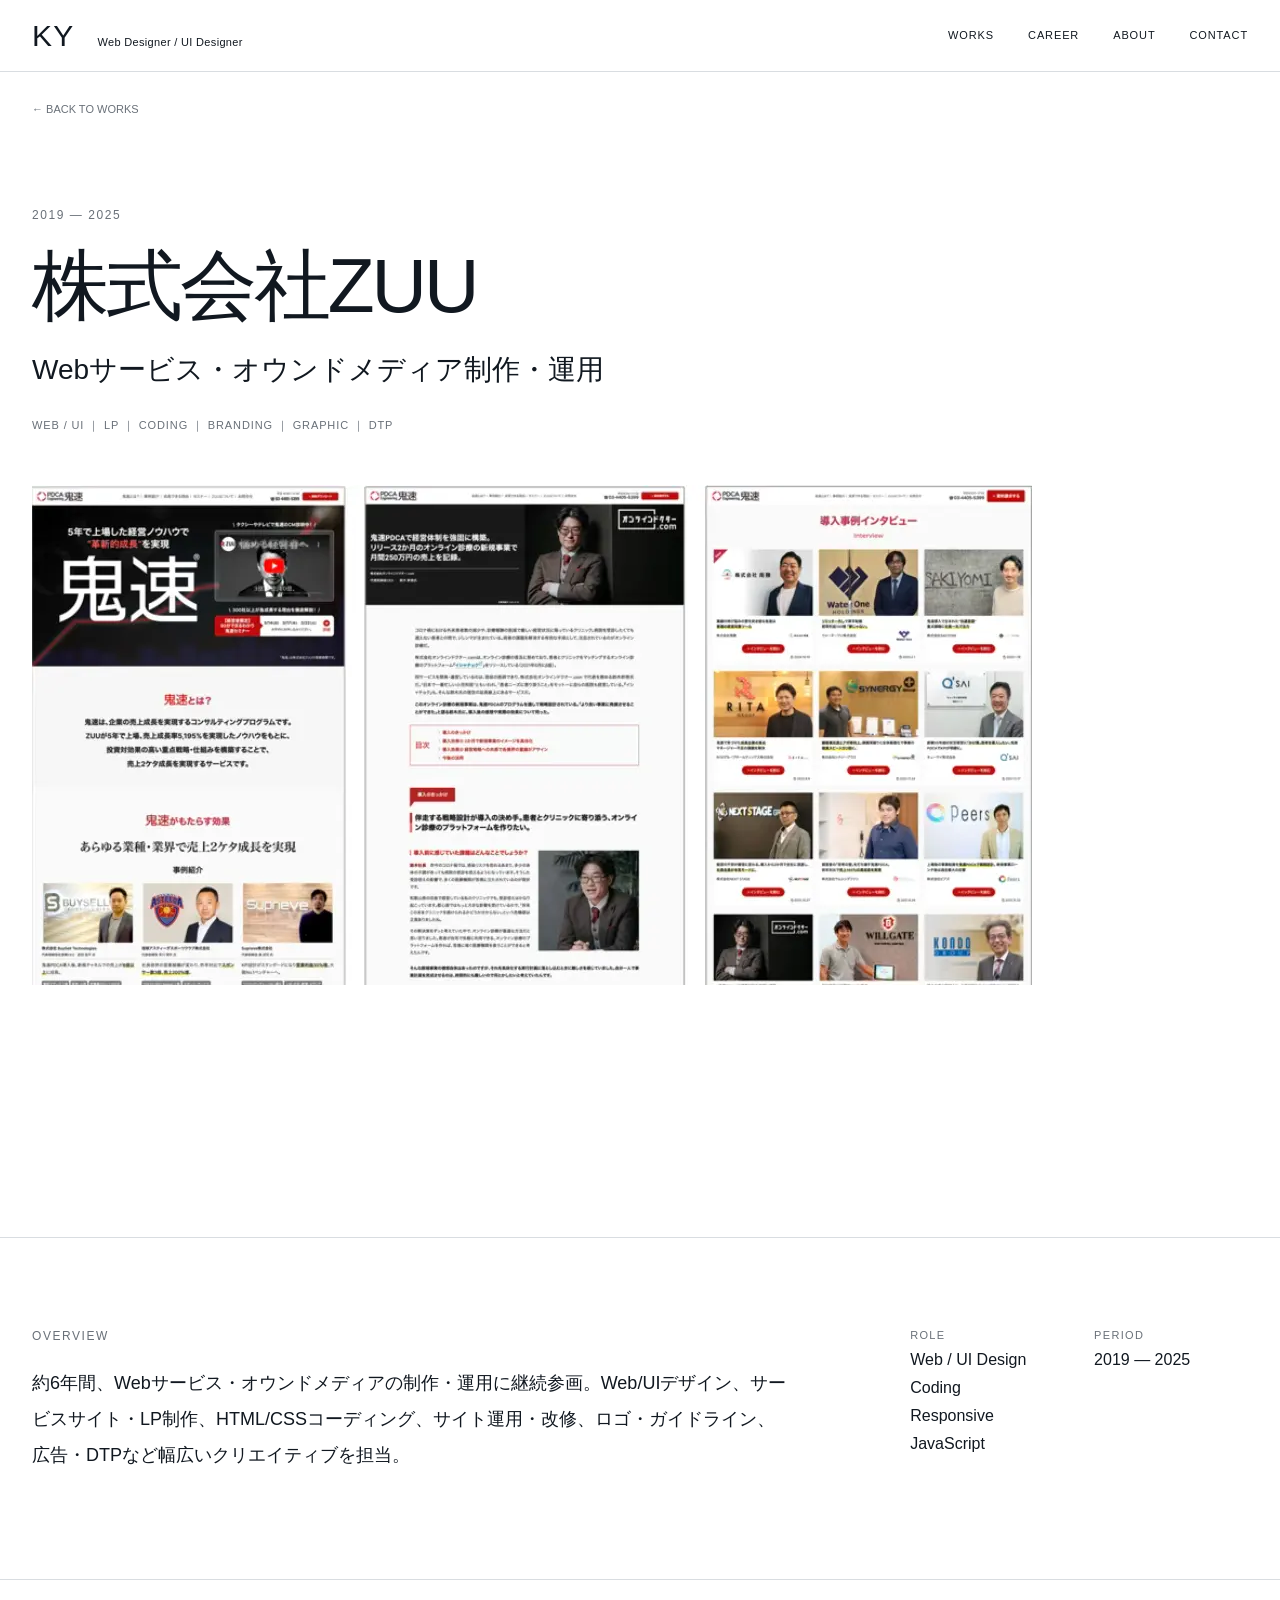
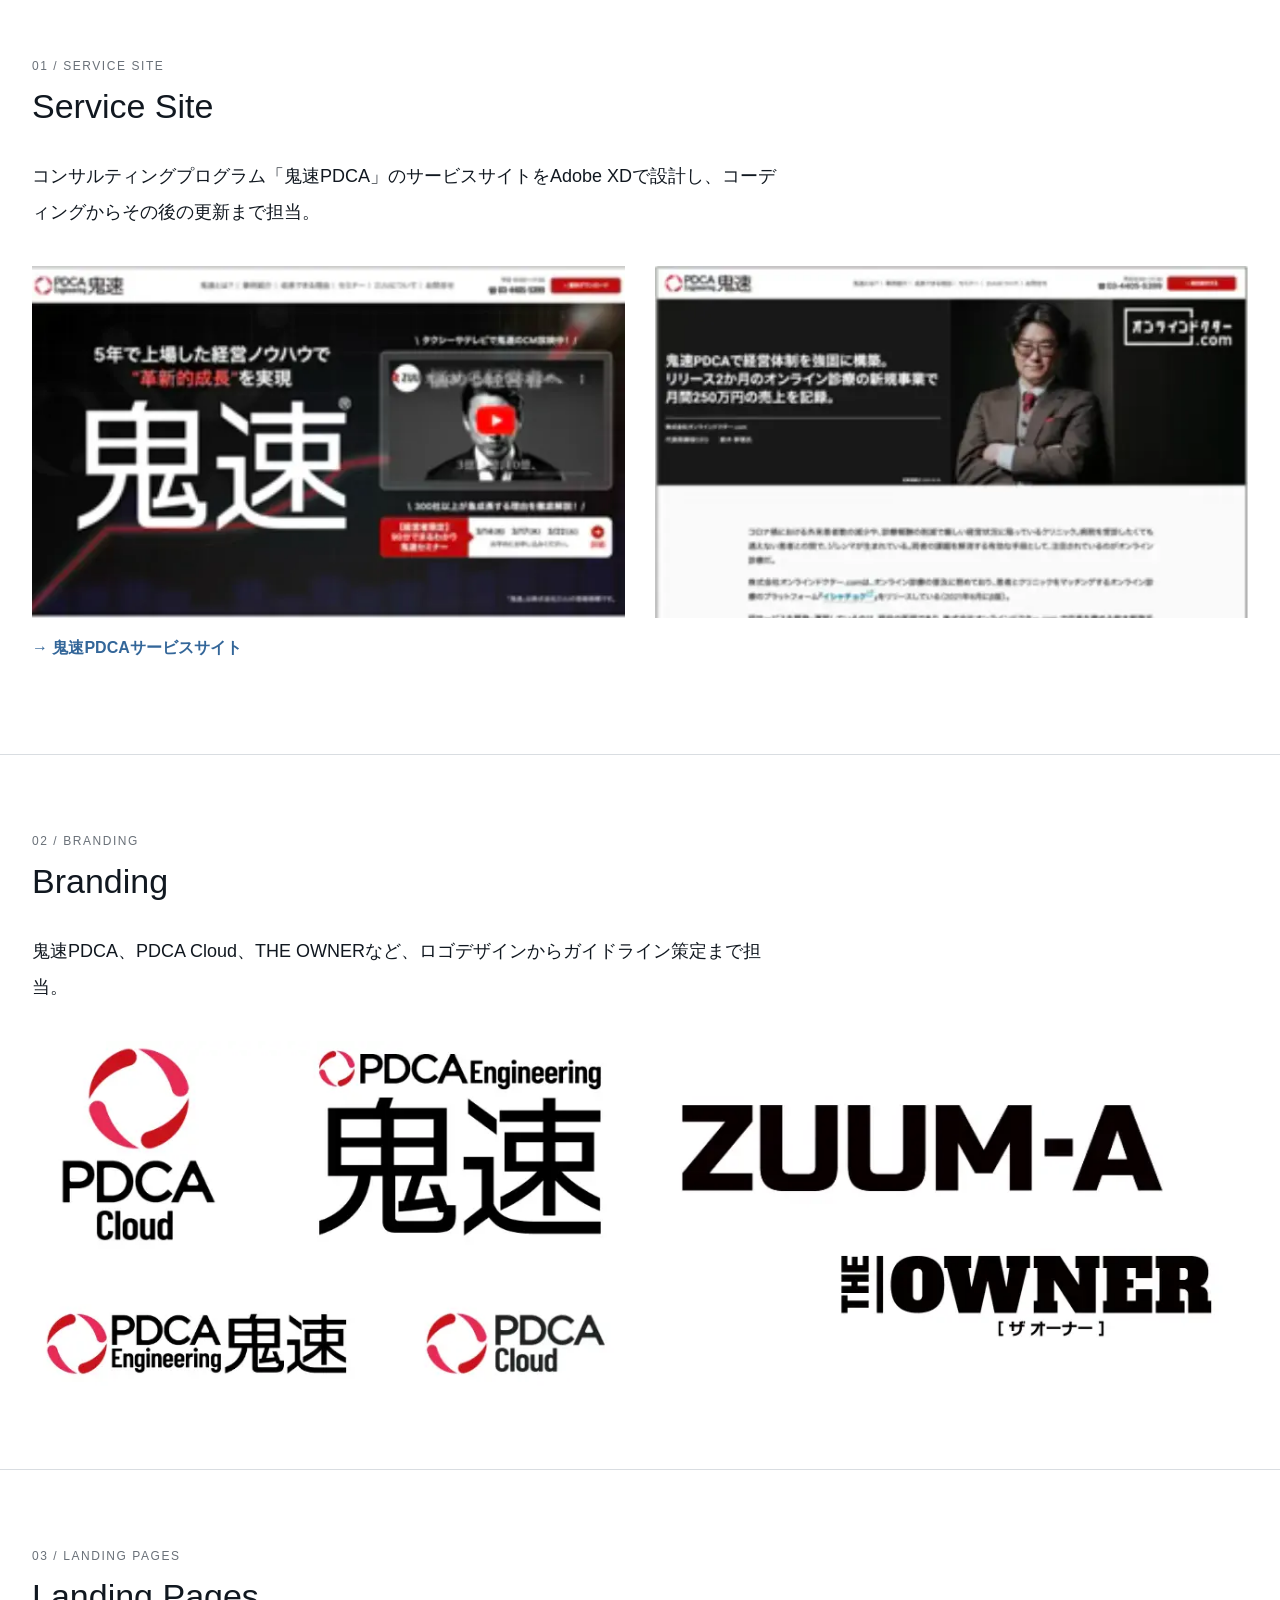
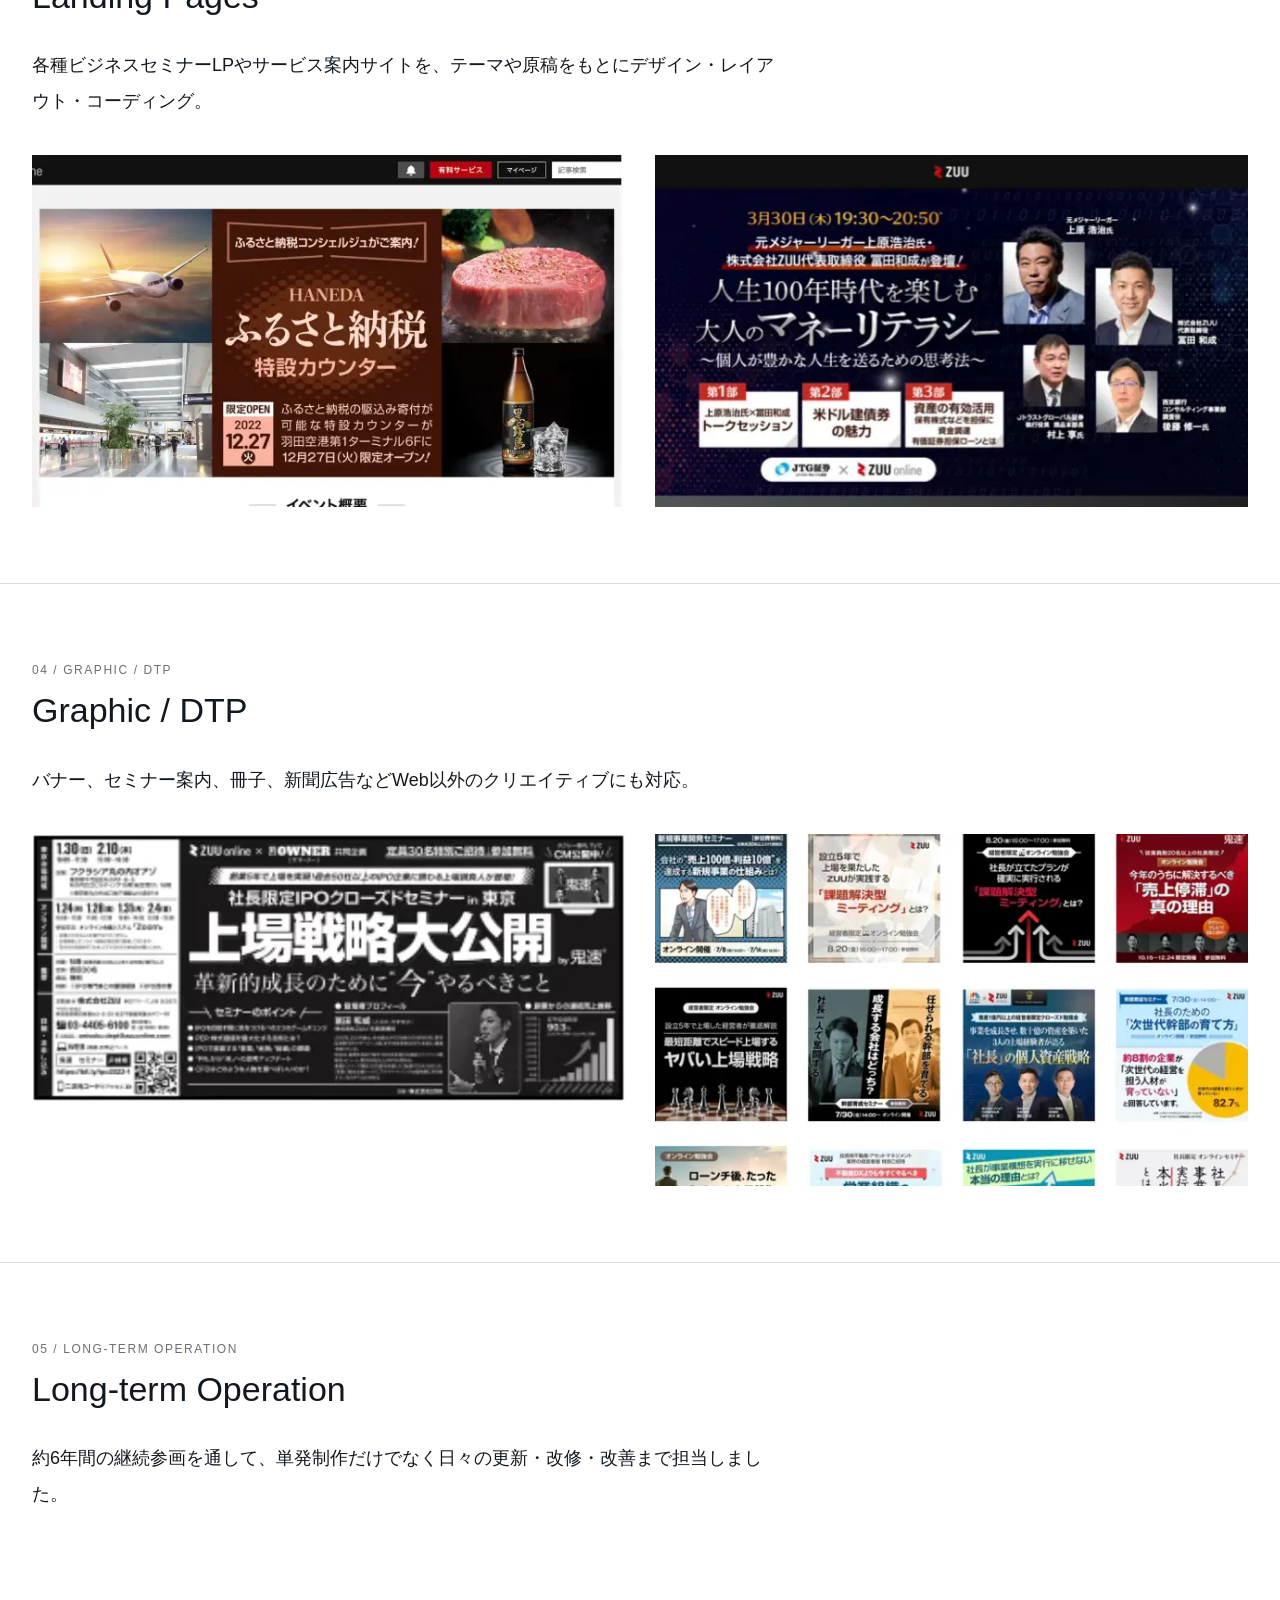
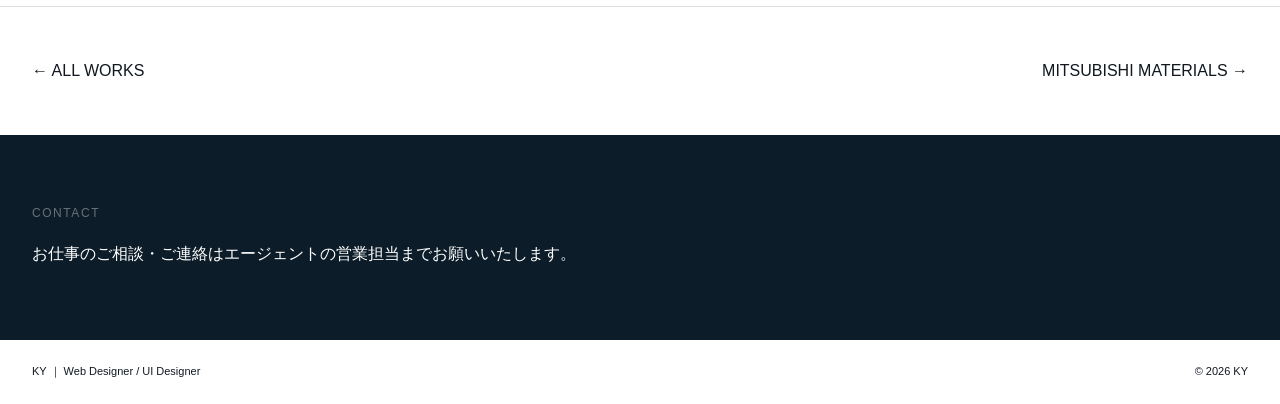
<file: works/zuu.html>
<!doctype html>
<html lang="ja">

<head>
  <meta charset="utf-8">
  <meta name="viewport" content="width=device-width,initial-scale=1">
  <meta name="robots" content="noindex,nofollow,noarchive">
  <title>ZUU | KY Portfolio</title>
  <link rel="stylesheet" href="../assets/css/style.css">
  <!-- Google Tag Manager -->
  <script>(function(w,d,s,l,i){w[l]=w[l]||[];w[l].push({'gtm.start':
  new Date().getTime(),event:'gtm.js'});var f=d.getElementsByTagName(s)[0],
  j=d.createElement(s),dl=l!='dataLayer'?'&l='+l:'';j.async=true;j.src=
  'https://www.googletagmanager.com/gtm.js?id='+i+dl;f.parentNode.insertBefore(j,f);
  })(window,document,'script','dataLayer','GTM-W3QR4MW8');</script>
  <!-- End Google Tag Manager -->
</head>

<body>
  <!-- Google Tag Manager (noscript) -->
  <noscript><iframe src="https://www.googletagmanager.com/ns.html?id=GTM-W3QR4MW8"
  height="0" width="0" style="display:none;visibility:hidden"></iframe></noscript>
  <!-- End Google Tag Manager (noscript) -->
  <header class="site-header">
    <div class="container header-inner">
      <a class="brand" href="../index.html">KY <small>Web Designer / UI Designer</small></a>
      <nav class="nav">
        <a href="../index.html#works">WORKS</a><a href="../index.html#career">CAREER</a>
        <a href="../index.html#about">ABOUT</a><a href="../index.html#contact">CONTACT</a>
      </nav>
    </div>
  </header>
  <main>
    <nav class="container breadcrumb" aria-label="パンくず"><a href="../index.html#works">← BACK TO WORKS</a></nav>
    <section class="project-hero">
      <div class="container">
        <div class="kicker">2019 — 2025</div>
        <h1 class="project-title">株式会社ZUU</h1>
        <p class="project-subtitle">Webサービス・オウンドメディア制作・運用</p>
        <div class="tags">WEB / UI ｜ LP ｜ CODING ｜ BRANDING ｜ GRAPHIC ｜ DTP</div>
        <div class="project-cover"><img src="../assets/images/work_02_01.webp" alt=""></div>
    </section>
    <section class="section">
      <div class="container project-meta">
        <div>
          <div class="kicker">OVERVIEW</div>
          <p class="note">
            約6年間、Webサービス・オウンドメディアの制作・運用に継続参画。Web/UIデザイン、サービスサイト・LP制作、HTML/CSSコーディング、サイト運用・改修、ロゴ・ガイドライン、広告・DTPなど幅広いクリエイティブを担当。
          </p>
        </div>
        <dl class="project-data">
          <div>
            <dt>ROLE</dt>
            <dd>Web / UI Design<br>Coding<br>Responsive<br>JavaScript</dd>
          </div>
          <div>
            <dt>PERIOD</dt>
            <dd>2019 — 2025</dd>
          </div>
      </div>
      </div>
    </section>
    <section class="case-block">
      <div class="container">
        <div class="kicker">01 / SERVICE SITE</div>
        <h2>Service Site</h2>
        <p class="note">コンサルティングプログラム「鬼速PDCA」のサービスサイトをAdobe XDで設計し、コーディングからその後の更新まで担当。</p>
        <div class="case-images equal" style="margin-top:36px">
          <img src="../assets/images/work_02_04.webp" alt="">
          <img src="../assets/images/work_02_05.webp" alt="">
        </div>
        <p><a class="ext_link" href="https://www.zuu.co.jp/onisoku-pdca/" target="_blank">→ 鬼速PDCAサービスサイト</a></p>
      </div>
    </section>
    <section class="case-block">
      <div class="container">
        <div class="kicker">02 / BRANDING</div>
        <h2>Branding</h2>
        <p class="note">鬼速PDCA、PDCA Cloud、THE OWNERなど、ロゴデザインからガイドライン策定まで担当。</p>
        <div class="case-images equal" style="margin-top:36px">
          <img src="../assets/images/work_02_02.webp" alt="">
          <img src="../assets/images/work_02_03.webp" alt="">
        </div>
      </div>
    </section>
    <section class="case-block">
      <div class="container">
        <div class="kicker">03 / LANDING PAGES</div>
        <h2>Landing Pages</h2>
        <p class="note">各種ビジネスセミナーLPやサービス案内サイトを、テーマや原稿をもとにデザイン・レイアウト・コーディング。</p>
        <div class="case-images equal" style="margin-top:36px">
          <img src="../assets/images/work_02_06.webp" alt="">
          <img src="../assets/images/work_02_07.webp" alt="">
        </div>
      </div>
    </section>
    <section class="case-block">
      <div class="container">
        <div class="kicker">04 / GRAPHIC / DTP</div>
        <h2>Graphic / DTP</h2>
        <p class="note">バナー、セミナー案内、冊子、新聞広告などWeb以外のクリエイティブにも対応。</p>
        <div class="case-images equal" style="margin-top:36px">
          <img src="../assets/images/work_02_08.webp" alt=""><img src="../assets/images/work_02_09.webp" alt="">
        </div>
      </div>
    </section>
    <section class="case-block">
      <div class="container">
        <div class="kicker">05 / LONG-TERM OPERATION</div>
        <h2>Long-term Operation</h2>
        <p class="note">約6年間の継続参画を通して、単発制作だけでなく日々の更新・改修・改善まで担当しました。</p>

      </div>
    </section>
    <div class="container project-nav"><a href="../index.html#works">← ALL WORKS</a><a href="mitsubishi.html">MITSUBISHI
        MATERIALS →</a></div>
  </main>

  <section class="contact" id="contact">
    <div class="container contact-inner">
      <header>
        <p class="kicker">CONTACT</p>
        <p>お仕事のご相談・ご連絡はエージェントの営業担当までお願いいたします。</p>
      </header>
    </div>
  </section>
  <footer class="site-footer">
    <div class="container footer-inner"><span>KY ｜ Web Designer / UI Designer</span><span>© 2026 KY</span></div>
  </footer>
  <script src="../assets/js/main.js"></script>
</body>

</html>
</file>
<file: assets/css/style.css>
:root {
  --ink:#111820;
  --muted:#697078;
  --line:#d9dde1;
  --navy:#0c1d29;
  --paper:#fff;
  --soft:#f4f6f7;
  --max:1240px;
}

* {
  box-sizing:border-box
}

html {
  scroll-behavior:smooth
}

body {
  margin:0;
  color:var(--ink);
  background:var(--paper);
  font-family:"Helvetica Neue",Helvetica,"Noto Sans JP","Hiragino Kaku Gothic ProN","Yu Gothic",Arial,sans-serif;
  line-height:1.75
}

img {
  max-width:100%;
  display:block
}

a {
  color:inherit;
  text-decoration:none;
}

a.ext_link {
  color: #369;
  font-weight: 600;
}

a.ext_link:hover {
  color: #666;
}

.container {
  width:min(calc(100% - 64px),var(--max));
  margin:auto
}

.site-header {
  height:72px;
  border-bottom:1px solid var(--line);
  display:flex;
  align-items:center;
  position:sticky;
  top:0;
  background:rgba(255,255,255,.96);
  z-index:10
}

.header-inner {
  display:flex;
  align-items:center;
  justify-content:space-between
}

.brand {
  font:300 30px/1 Helvetica,"Helvetica Neue",Arial,sans-serif;
  letter-spacing:.04em
}

.brand small {
  font-size:11px;
  margin-left:14px;
  letter-spacing:.03em
}

.nav {
  display:flex;
  gap:34px;
  font-size:11px;
  letter-spacing:.08em
}

.hero {
  display:grid;
  grid-template-columns:1fr 1.1fr;
  min-height:590px;
  border-bottom:1px solid var(--line)
}

.hero-media {
  width: 100%;
}

.hero-media img {
  display: block;
  width: 100%;
  height: auto;
  object-fit: contain;
}

.hero-copy {
  padding:80px max(32px,calc((100vw - var(--max))/2)) 70px max(32px,calc((100vw - var(--max))/2));
  padding-right:64px
}

.eyebrow,.kicker {
  font-size:12px;
  letter-spacing:.13em;
  text-transform:uppercase;
  color:var(--muted)
}

.hero h1,.project-title,.section-title {
  font-family:Helvetica,"Helvetica Neue",Arial,sans-serif;
  font-weight:300;
  letter-spacing:-0.04em;
}

.hero h1 {
  font-size:clamp(52px,6vw,88px);
  line-height:1.03;
  margin:28px 0
}

.hero-media {
  background:var(--soft);
  min-height:520px
}

.placeholder {
  width:100%;
  height:100%;
  min-height:280px;
  background:linear-gradient(135deg,#eef1f3,#dfe4e7);
  display:grid;
  place-items:center;
  color:#899198;
  font-size:12px;
  letter-spacing:.12em;
  text-align:center;
  padding:20px
}

.section {
  padding:88px 0;
  border-bottom:1px solid var(--line)
}

.section-head {
  display:flex;
  align-items:end;
  justify-content:space-between;
  margin-bottom:32px
}

.section-title {
  font-size:34px;
  letter-spacing:.12em;
  margin:0
}

.work-row {
  display:grid;
  grid-template-columns:1.05fr .95fr;
  gap:56px;
  padding:40px 0;
  margin-bottom:56px;
  border-bottom:1px solid var(--line)
}

.work-row:last-child {
  margin-bottom:0
}

.work-copy {
  align-self:center
}

.work-copy h3 {
  font-size:30px;
  font-weight:500;
  line-height:1.35;
  margin:8px 0 20px
}

.tags {
  font-size:11px;
  letter-spacing:.08em;
  color:var(--muted);
  margin:18px 0
}

.text-link {
  display:inline-flex;
  gap:30px;
  align-items:center;
  margin-top:18px;
  font-size:12px;
  letter-spacing:.08em
}

.other-grid {
  display:grid;
  grid-template-columns:repeat(3,1fr);
  gap:30px
}

.other-card {
  border-top:1px solid var(--line);
  padding-top:18px
}

.other-card .placeholder {
  aspect-ratio:16/9;
  min-height:0
}

.other-card h3 {
  font-size:17px;
  margin:12px 0 0
}

.two-col {
  display:grid;
  grid-template-columns:1fr 1fr;
  gap:80px
}

.timeline {
  border-left:1px solid var(--line);
  padding-left:28px
}

.timeline-item {
  display:grid;
  grid-template-columns:110px 1fr;
  gap:20px;
  margin:0 0 26px;
  position:relative
}

.timeline-item:before {
  content:"";
  position:absolute;
  width:7px;
  height:7px;
  border-radius:50%;
  background:var(--ink);
  left:-32px;
  top:10px
}

.timeline time {
  font-size:12px;
  color:var(--muted)
}

.skills {
  display:grid;
  grid-template-columns:repeat(3,1fr);
  border-top:1px solid var(--line);
  border-left:1px solid var(--line)
}

.skill {
  min-height:120px;
  border-right:1px solid var(--line);
  border-bottom:1px solid var(--line);
  display:grid;
  place-items:center;
  text-align:center;
  font-size:13px;
  padding:15px
}

.contact {
  background:var(--navy);
  color:white;
  padding:56px 0
}

.contact-inner {
  display:flex;
  align-items:center;
  justify-content:space-between;
  gap:40px
}

.button {
  display:inline-block;
  background:#fff;
  color:#111;
  padding:15px 34px;
  font-size:13px
}

.site-footer {
  padding:22px 0;
  font-size:11px
}

.footer-inner {
  display:flex;
  justify-content:space-between
}

.breadcrumb {
  padding:28px 0;
  font-size:11px;
  color:var(--muted)
}

.project-hero {
  padding:58px 0 72px;
  border-bottom:1px solid var(--line)
}

.project-title {
  font-size:clamp(46px,6vw,78px);
  line-height:1.08;
  margin:18px 0
}

.project-subtitle {
  font-size:28px;
  font-weight:500;
  margin:0 0 22px
}

.project-cover {
  margin-top:50px;
  height:min(58vw,680px)
}

.meta-grid {
  display:grid;
  grid-template-columns:1.4fr .6fr;
  gap:90px
}

.meta-side {
  display:grid;
  grid-template-columns:1fr 1fr;
  gap:30px
}

.meta-side h3,.case-block h3 {
  font-size:11px;
  letter-spacing:.12em;
  color:var(--muted);
  font-weight:400
}

.case-block {
  padding:76px 0;
  border-bottom:1px solid var(--line)
}

.case-block h2 {
  font:300 34px/1.25 Helvetica,"Helvetica Neue",Arial,sans-serif;
  margin:8px 0 30px
}

.case-images.two {
  display:grid;
  grid-template-columns:1.7fr .65fr;
  gap:30px;
  align-items:start
}

.case-images.equal {
  display:grid;
  grid-template-columns:1fr 1fr;
  gap:30px
}

.project-nav {
  display:flex;
  justify-content:space-between;
  padding:50px 0
}

.note {
  max-width:760px;
  font-size:18px;
  line-height:2
}

@media(max-width:800px) {
  .container {
    width:min(calc(100% - 36px),var(--max))
  }
  .site-header {
    height:62px
  }
  .brand small {
    display:none
  }
  .nav {
    gap:15px;
    font-size:9px
  }
  .hero {
    grid-template-columns:1fr
  }
  .hero-copy {
    padding:55px 18px
  }
  .hero-media {
    min-height:330px
  }
  .section {
    padding:60px 0
  }
  .section-title {
    font-size:27px
  }
  .work-row,.two-col,.meta-grid {
    grid-template-columns:1fr;
    gap:30px
  }
  .other-grid {
    grid-template-columns:1fr 1fr
  }
  .skills {
    grid-template-columns:1fr 1fr
  }
  .case-images.two,.case-images.equal {
    grid-template-columns:1fr
  }
  .project-cover {
    height:62vw;
    min-height:280px
  }
  .project-title {
    font-size:46px
  }
  .contact-inner {
    display:block
  }
  .contact .button {
    margin-top:22px
  }
}

@media(max-width:520px) {
  .nav a:nth-child(2),.nav a:nth-child(3) {
    display:none
  }
  .other-grid {
    grid-template-columns:1fr
  }
  .timeline-item {
    grid-template-columns:80px 1fr
  }
  .skills {
    grid-template-columns:1fr 1fr
  }
  .section-head {
    display:block
  }
}

/* ---------- Simple archive project pages ---------- */
.archive-hero {
  padding:58px 0 48px;
  border-bottom:1px solid var(--line)
}

.archive-hero h1 {
  font:300 clamp(38px,5vw,64px)/1.12 Helvetica,"Helvetica Neue",Arial,sans-serif;
  margin:12px 0 18px
}

.archive-summary {
  max-width:850px;
  font-size:17px
}

.archive-info {
  display:grid;
  grid-template-columns:160px 1fr;
  gap:22px;
  padding:14px 0;
  border-top:1px solid var(--line)
}

.archive-info:last-child {
  border-bottom:1px solid var(--line)
}

.archive-info dt {
  font-size:11px;
  letter-spacing:.1em;
  color:var(--muted)
}

.archive-info dd {
  margin:0
}

.archive-gallery {
  display:grid;
  grid-template-columns:repeat(2,1fr);
  gap:28px;
  margin-top:34px
}

.archive-gallery .placeholder {
  aspect-ratio:16/10;
  min-height:0
}

.archive-description {
  max-width:850px
}

.archive-back {
  padding:45px 0
}

.other-card a {
  display:block
}

.other-card small {
  color:var(--muted)
}

@media(max-width:800px) {
  .archive-info {
    grid-template-columns:1fr;
    gap:4px
  }
  .archive-gallery {
    grid-template-columns:1fr
  }
}

/* =========================================================
   Horizontal overflow prevention
   ========================================================= */
html, body {
  width: 100%;
  max-width: 100%;
  overflow-x: clip;
}

img, svg, video, iframe {
  max-width: 100%;
  height: auto;
}

.hero > *, .work-row > *, .two-col > *, .meta-grid > *, .case-images > *, .archive-gallery > *, .other-grid > *, .header-inner > *, .contact-inner > * {
  min-width: 0;
}

p, dd, a, small, .work-copy, .archive-summary, .note {
  overflow-wrap: anywhere;
}

@media (max-width: 800px) {
  .container {
    width: calc(100% - 36px);
    max-width: 100%;
  }
  .hero,   .work-row,   .two-col,   .meta-grid,   .case-images.two,   .case-images.equal,   .archive-gallery,   .other-grid {
    min-width: 0;
    max-width: 100%;
  }
}

/* =========================================================
   Semantic markup refactor
   ul / dl / section / article / figure are preferred over
   generic div wrappers where the content has clear meaning.
   ========================================================= */
ul, ol, dl {
  margin: 0;
  padding: 0;
}

.work-list, .other-list, .skill-list, .timeline, .archive-gallery, .case-images {
  list-style: none;
}

.work-list > li {
  padding: 0;
}

.other-list {
  display: grid;
  grid-template-columns: repeat(3, 1fr);
  gap: 30px;
}

.other-list > li {
  min-width: 0;
}

.skill-list {
  display: grid;
  grid-template-columns: repeat(3, 1fr);
  border-top: 1px solid var(--line);
  border-left: 1px solid var(--line);
}

.skill-list > li {
  min-height: 120px;
  border-right: 1px solid var(--line);
  border-bottom: 1px solid var(--line);
  display: grid;
  place-items: center;
  text-align: center;
  font-size: 13px;
  padding: 15px;
}

.timeline {
  border-left: 1px solid var(--line);
  padding-left: 28px;
}

.timeline > li {
  display: grid;
  grid-template-columns: 110px 1fr;
  gap: 20px;
  margin: 0 0 26px;
  position: relative;
}

.timeline > li::before {
  content: "";
  position: absolute;
  width: 7px;
  height: 7px;
  border-radius: 50%;
  background: var(--ink);
  left: -32px;
  top: 10px;
}

.timeline time {
  font-size: 12px;
  color: var(--muted);
}

.project-meta {
  display: grid;
  grid-template-columns: 1.4fr .6fr;
  gap: 90px;
}

.project-data {
  display: grid;
  grid-template-columns: 1fr 1fr;
  gap: 30px;
}

.project-data > div {
  min-width: 0;
}

.project-data dt, .archive-data dt {
  font-size: 11px;
  letter-spacing: .12em;
  color: var(--muted);
  font-weight: 400;
}

.project-data dd, .archive-data dd {
  margin: 0;
}

.archive-data > div {
  display: grid;
  grid-template-columns: 160px 1fr;
  gap: 22px;
  padding: 14px 0;
  border-top: 1px solid var(--line);
}

.archive-data > div:last-child {
  border-bottom: 1px solid var(--line);
}

figure {
  margin: 0;
}

figure figcaption {
  margin-top: 10px;
  font-size: 13px;
}

.other-list > *, .skill-list > *, .timeline > *, .project-meta > *, .project-data > *, .archive-data > * {
  min-width: 0;
}

@media (max-width: 800px) {
  .other-list {
    grid-template-columns: 1fr 1fr;
  }
  .skill-list {
    grid-template-columns: 1fr 1fr;
  }
  .timeline > li {
    grid-template-columns: 80px 1fr;
  }
  .project-meta {
    grid-template-columns: 1fr;
    gap: 30px;
  }
  .archive-data > div {
    grid-template-columns: 1fr;
    gap: 4px;
  }
}

@media (max-width: 520px) {
  .other-list {
    grid-template-columns: 1fr;
  }
}

/* OTHER WORKS：期間・職種・業務内容 */
.other-card time {
  display: block;
  margin-top: 14px;
  color: var(--muted);
  font-size: 11px;
  letter-spacing: .08em;
}

.other-card h3 {
  margin-top: 4px;
}

.career-card__role {
  margin: 3px 0 10px;
  color: var(--muted);
  font-size: 11px;
  line-height: 1.5;
  letter-spacing: .06em;
  text-transform: uppercase;
}

.career-card__description {
  margin: 0;
  font-size: 13px;
  line-height: 1.75;
  overflow-wrap: anywhere;
}

.career-card__link {
  display: inline-block;
  margin-top: 14px;
  font-size: 11px;
  letter-spacing: .08em;
}

.other-card, .other-card > *, .other-card a {
  min-width: 0;
}
</file>
